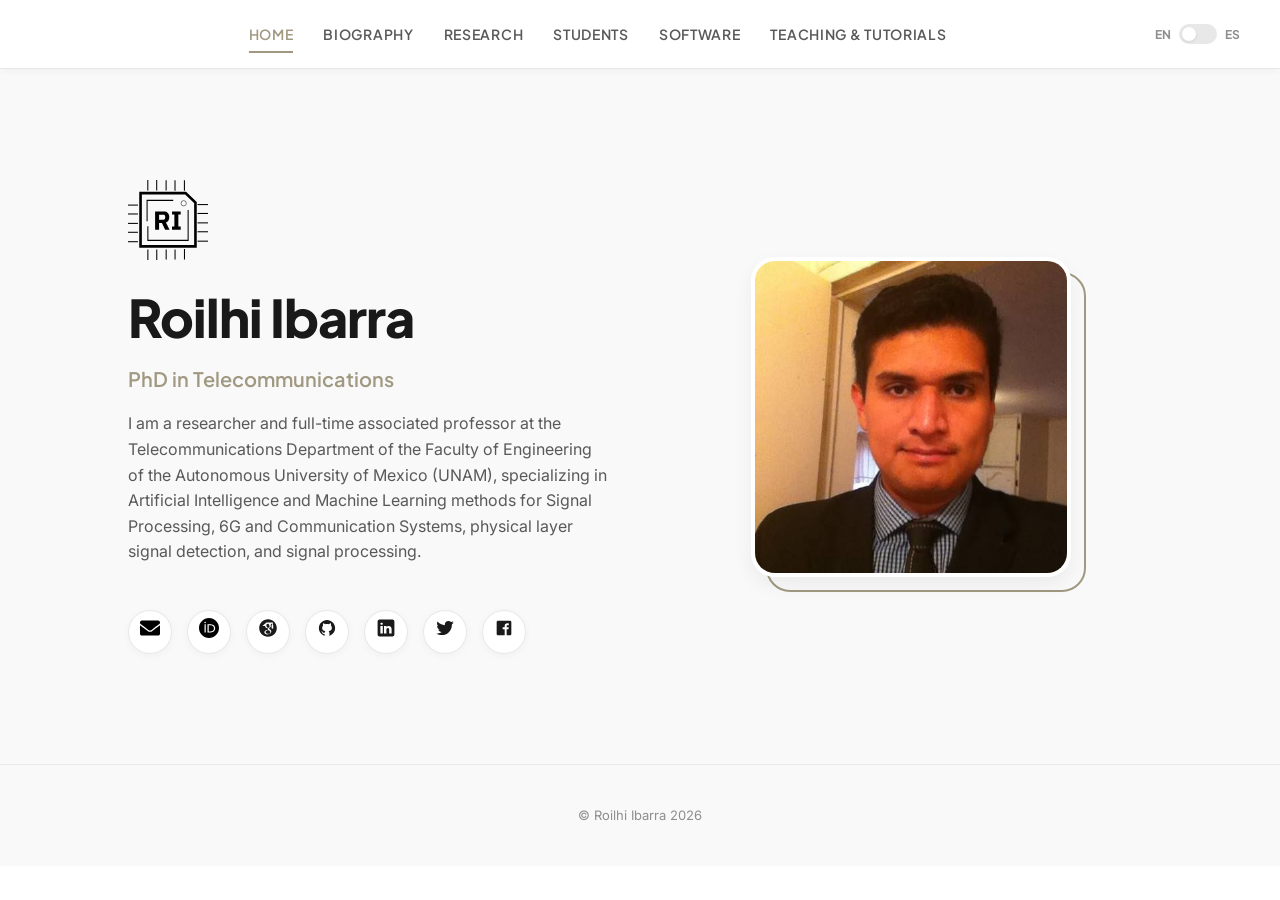
<file: index.html>
<!DOCTYPE html>
<html lang="en">
<head>
    <meta charset="UTF-8">
    <meta name="viewport" content="width=device-width, initial-scale=1.0">
    <title>Roilhi Ibarra | Personal Website</title>
    <link rel="stylesheet" href="./css/style.css">
    <link rel="icon" type="image/x-icon" href="/img/Logo_RFIH.ico">
</head>
<body>
    <div class="horizontal-menu-box">
        <nav class="horizontal-menu">
            <ul>
                <li class="active"><a href="index.html">HOME</a></li>
                <li><a href="biography.html">BIOGRAPHY</a></li>
                <li><a href="research.html">RESEARCH</a></li>
                <li><a href="students.html">STUDENTS</a></li>
                <li><a href="portfolio.html">SOFTWARE</a></li>
                <li><a href="teaching_tutorials.html">TEACHING & TUTORIALS</a></li>
            </ul>
        </nav>
        <div class="slider-container">
            EN 
            <label class="switch">
                <input type="checkbox">
                <span class="slider"></span>
            </label>
            ES
        </div>
    </div>

    <div class="background-container">
        <div class="hero-wrapper">
            <div class="hero-content">
                <img src="/img/Logo_RFIH.svg" alt="Logo_RFIH" class="hero-logo">
                <h1>Roilhi Ibarra</h1>
                <div class="subtitle">PhD in Telecommunications</div>
                <p class="description">
                    I am a researcher and full-time associated professor at the Telecommunications Department 
                    of the Faculty of Engineering of the Autonomous University of Mexico (UNAM),
                    specializing in Artificial Intelligence and Machine Learning methods for Signal Processing,
                    6G and Communication Systems, physical layer signal detection, and 
                    signal processing.
                </p>
                <div class="social-icons-list">
                    <div class="icon-container">
                        <a href="mailto:roilhi@gmail.com" title="Email">
                            <img src="icons/envelope.svg" alt="mail" class="icon">
                        </a>
                    </div>
                    <div class="icon-container">
                        <a href="https://orcid.org/0000-0002-2366-0234" target="_blank" title="ORCID">
                            <img src="icons/orcid.svg" alt="orcid" class="icon">
                        </a>
                    </div>
                    <div class="icon-container">
                        <a href="https://scholar.google.com/citations?user=oNncx8UAAAAJ&hl=es" target="_blank" title="Google Scholar">
                            <img src="icons/google-scholar.svg" alt="scholar" class="icon">
                        </a>
                    </div>
                    <div class="icon-container">
                        <a href="https://github.com/roilhi" target="_blank" title="GitHub">
                            <img src="icons/github.svg" alt="github" class="icon">
                        </a>
                    </div>
                    <div class="icon-container">
                        <a href="https://www.linkedin.com/in/roilhi-frajo-ibarra-hern%C3%A1ndez-5015b366/" target="_blank" title="LinkedIn">
                            <img src="icons/linkedin.svg" alt="linkedin" class="icon">
                        </a>
                    </div>
                    <div class="icon-container">
                        <a href="https://x.com/roilhi" target="_blank" title="X (Twitter)">
                            <img src="icons/twitter.svg" alt="twitter" class="icon">
                        </a>
                    </div>
                    <div class="icon-container">
                        <a href="https://www.facebook.com/DrRoilhiIbarra/" target="_blank" title="Facebook">
                            <img src="icons/facebook.svg" alt="facebook" class="icon">
                        </a>
                    </div>
                </div>
            </div>
            <div class="prof-pic-container">
                <div class="prof-pic-frame"></div>
                <img src="roilhi_profile.jpg" alt="Dr. Roilhi Ibarra" class="badge_image">
            </div>
        </div>
    </div>

    <footer>
        <p>&copy; Roilhi Ibarra 2026</p>
    </footer>
</body>
</html>
</file>
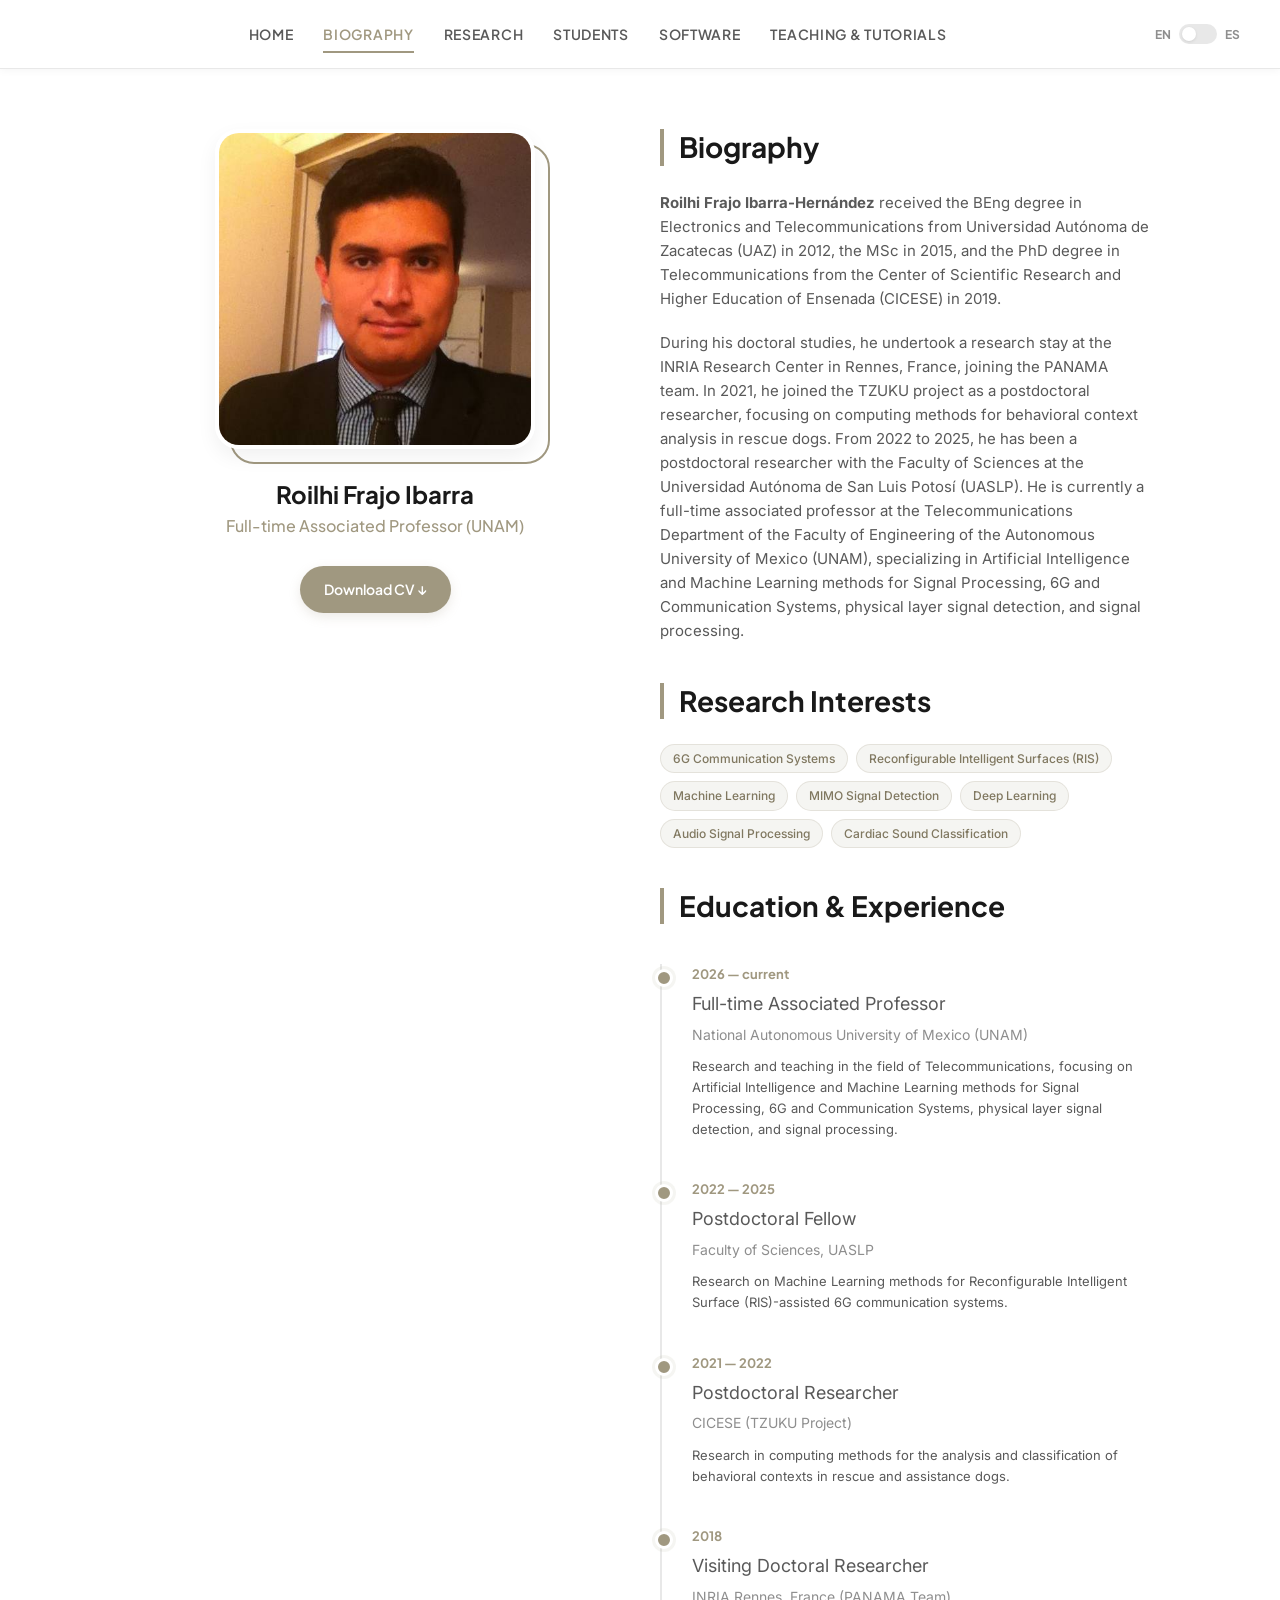
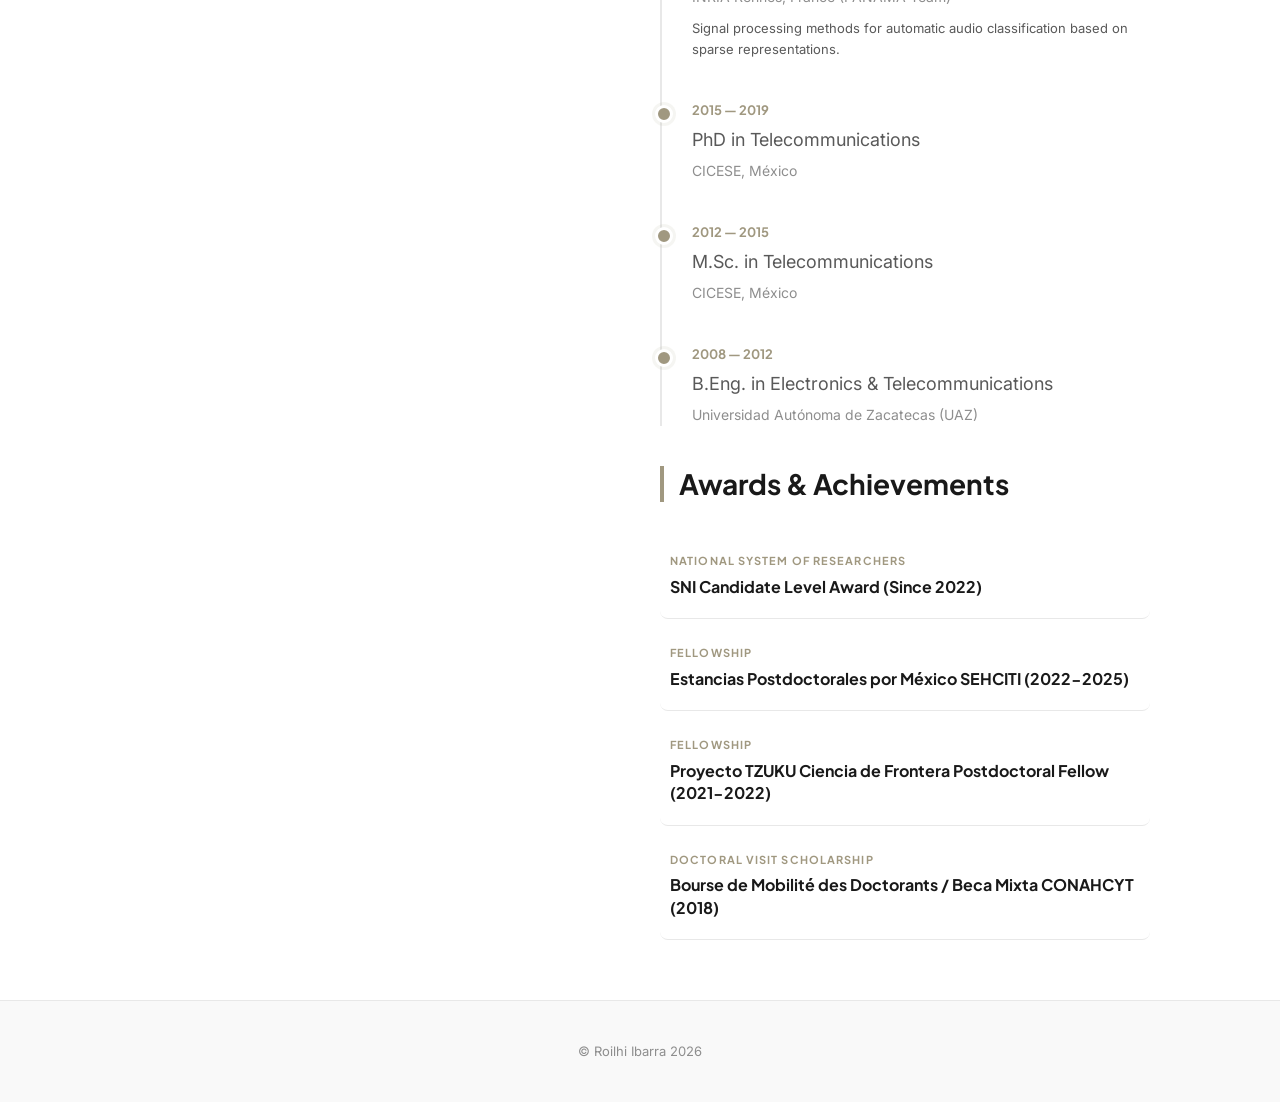
<file: biography.html>
<!DOCTYPE html>
<html lang="en">
<head>
    <meta charset="UTF-8">
    <meta name="viewport" content="width=device-width, initial-scale=1.0">
    <title>Roilhi Ibarra | Biography</title>
    <link rel="stylesheet" href="./css/style.css">
    <link rel="icon" type="image/x-icon" href="/img/Logo_RFIH.ico">
</head>
<body>
    <div class="horizontal-menu-box">
        <nav class="horizontal-menu">
            <ul>
                <li><a href="index.html">HOME</a></li>
                <li class="active"><a href="biography.html">BIOGRAPHY</a></li>
                <li><a href="research.html">RESEARCH</a></li>
                <li><a href="students.html">STUDENTS</a></li>
                <li><a href="portfolio.html">SOFTWARE</a></li>
                <li><a href="teaching_tutorials.html">TEACHING & TUTORIALS</a></li>
            </ul>
        </nav>
        <div class="slider-container">
            EN 
            <label class="switch">
                <input type="checkbox">
                <span class="slider"></span>
            </label>
            ES
        </div>
    </div>

    <div class="bio-container">
        <div class="grid-2">
            <!-- Left Column: Profile Card -->
            <div style="display: flex; flex-direction: column; align-items: center; gap: 30px;">
                <div class="prof-pic-container">
                    <div class="prof-pic-frame"></div>
                    <img src="roilhi_profile.jpg" alt="Dr. Roilhi Ibarra" class="badge_image">
                </div>
                <div style="text-align: center;">
                    <h2>Roilhi Frajo Ibarra</h2>
                    <h3 style="color: var(--accent); font-weight: 500; font-size: 16px; margin-top: 5px;">Full-time Associated Professor (UNAM) </h3>
                </div>
                <a href="Roilhi_ExtendedCV.pdf" download class="btn btn-primary">
                    Download CV &darr;
                </a>
            </div>
            
            <!-- Right Column: Biography Details -->
            <div>
                <h3 class="section-title">Biography</h3>
                <p style="margin-bottom: 20px; font-size: 15px; color: var(--text-secondary);">
                    <strong>Roilhi Frajo Ibarra-Hernández</strong> received the BEng degree in Electronics and Telecommunications from Universidad Autónoma de Zacatecas (UAZ) in 2012, the MSc in 2015, and the PhD degree in Telecommunications from the Center of Scientific Research and Higher Education of Ensenada (CICESE) in 2019.
                </p>
                <p style="margin-bottom: 20px; font-size: 15px; color: var(--text-secondary);">
                    During his doctoral studies, he undertook a research stay at the INRIA Research Center in Rennes, France, joining the PANAMA team. In 2021, he joined the TZUKU project as a postdoctoral researcher, focusing on computing methods for behavioral context analysis in rescue dogs. 
                    From 2022 to 2025, he has been a postdoctoral researcher with the Faculty of Sciences at the Universidad Autónoma de 
                    San Luis Potosí (UASLP). He is currently a full-time associated professor at the Telecommunications Department of the Faculty of Engineering of the Autonomous University of Mexico (UNAM), 
                    specializing in Artificial Intelligence and Machine Learning methods for Signal Processing, 
                    6G and Communication Systems, physical layer signal detection, and signal processing.
                </p>
                
                <h3 class="section-title" style="margin-top: 40px;">Research Interests</h3>
                <div class="tag-container">
                    <span class="tag tag-accent">6G Communication Systems</span>
                    <span class="tag tag-accent">Reconfigurable Intelligent Surfaces (RIS)</span>
                    <span class="tag tag-accent">Machine Learning</span>
                    <span class="tag tag-accent">MIMO Signal Detection</span>
                    <span class="tag tag-accent">Deep Learning</span>
                    <span class="tag tag-accent">Audio Signal Processing</span>
                    <span class="tag tag-accent">Cardiac Sound Classification</span>
                </div>

                <h3 class="section-title" style="margin-top: 40px;">Education & Experience</h3>
                <div class="timeline">
                      <div class="timeline-item">
                        <div class="timeline-date">2026 — current</div>
                        <div class="timeline-title">Full-time Associated Professor</div>
                        <div class="timeline-institution">National Autonomous University of Mexico (UNAM)</div>
                        <p style="font-size: 13px; margin-top: 5px;">Research and teaching in the field of 
                            Telecommunications, focusing on Artificial Intelligence and Machine Learning methods 
                            for Signal Processing, 6G and Communication Systems, physical layer signal detection, 
                            and signal processing.</p>
                    </div>
                    <div class="timeline-item">
                        <div class="timeline-date">2022 — 2025</div>
                        <div class="timeline-title">Postdoctoral Fellow</div>
                        <div class="timeline-institution">Faculty of Sciences, UASLP</div>
                        <p style="font-size: 13px; margin-top: 5px;">Research on Machine Learning methods for Reconfigurable Intelligent Surface (RIS)-assisted 6G communication systems.</p>
                    </div>
                    <div class="timeline-item">
                        <div class="timeline-date">2021 — 2022</div>
                        <div class="timeline-title">Postdoctoral Researcher</div>
                        <div class="timeline-institution">CICESE (TZUKU Project)</div>
                        <p style="font-size: 13px; margin-top: 5px;">Research in computing methods for the analysis and classification of behavioral contexts in rescue and assistance dogs.</p>
                    </div>
                    <div class="timeline-item">
                        <div class="timeline-date">2018</div>
                        <div class="timeline-title">Visiting Doctoral Researcher</div>
                        <div class="timeline-institution">INRIA Rennes, France (PANAMA Team)</div>
                        <p style="font-size: 13px; margin-top: 5px;">Signal processing methods for automatic audio classification based on sparse representations.</p>
                    </div>
                    <div class="timeline-item">
                        <div class="timeline-date">2015 — 2019</div>
                        <div class="timeline-title">PhD in Telecommunications</div>
                        <div class="timeline-institution">CICESE, México</div>
                    </div>
                    <div class="timeline-item">
                        <div class="timeline-date">2012 — 2015</div>
                        <div class="timeline-title">M.Sc. in Telecommunications</div>
                        <div class="timeline-institution">CICESE, México</div>
                    </div>
                    <div class="timeline-item">
                        <div class="timeline-date">2008 — 2012</div>
                        <div class="timeline-title">B.Eng. in Electronics & Telecommunications</div>
                        <div class="timeline-institution">Universidad Autónoma de Zacatecas (UAZ)</div>
                    </div>
                </div>

                <h3 class="section-title" style="margin-top: 40px;">Awards & Achievements</h3>
                <ul class="publication-list" style="padding-left: 0; margin-bottom: 0;">
                    <li class="publication-item" style="padding-left: 10px; padding-right: 10px;">
                        <span class="pub-category">National System of Researchers</span>
                        <h4 style="margin-bottom: 0;">SNI Candidate Level Award (Since 2022)</h4>
                    </li>
                    <li class="publication-item" style="padding-left: 10px; padding-right: 10px;">
                        <span class="pub-category">Fellowship</span>
                        <h4 style="margin-bottom: 0;">Estancias Postdoctorales por México SEHCITI (2022-2025)</h4>
                    </li>
                    <li class="publication-item" style="padding-left: 10px; padding-right: 10px;">
                        <span class="pub-category">Fellowship</span>
                        <h4 style="margin-bottom: 0;">Proyecto TZUKU Ciencia de Frontera Postdoctoral Fellow (2021-2022)</h4>
                    </li>
                    <li class="publication-item" style="padding-left: 10px; padding-right: 10px;">
                        <span class="pub-category">Doctoral Visit Scholarship</span>
                        <h4 style="margin-bottom: 0;">Bourse de Mobilité des Doctorants / Beca Mixta CONAHCYT (2018)</h4>
                    </li>
                </ul>
            </div>
        </div>
    </div>

    <footer>
        <p>&copy; Roilhi Ibarra 2026</p>
    </footer>
</body>
</html>
</file>
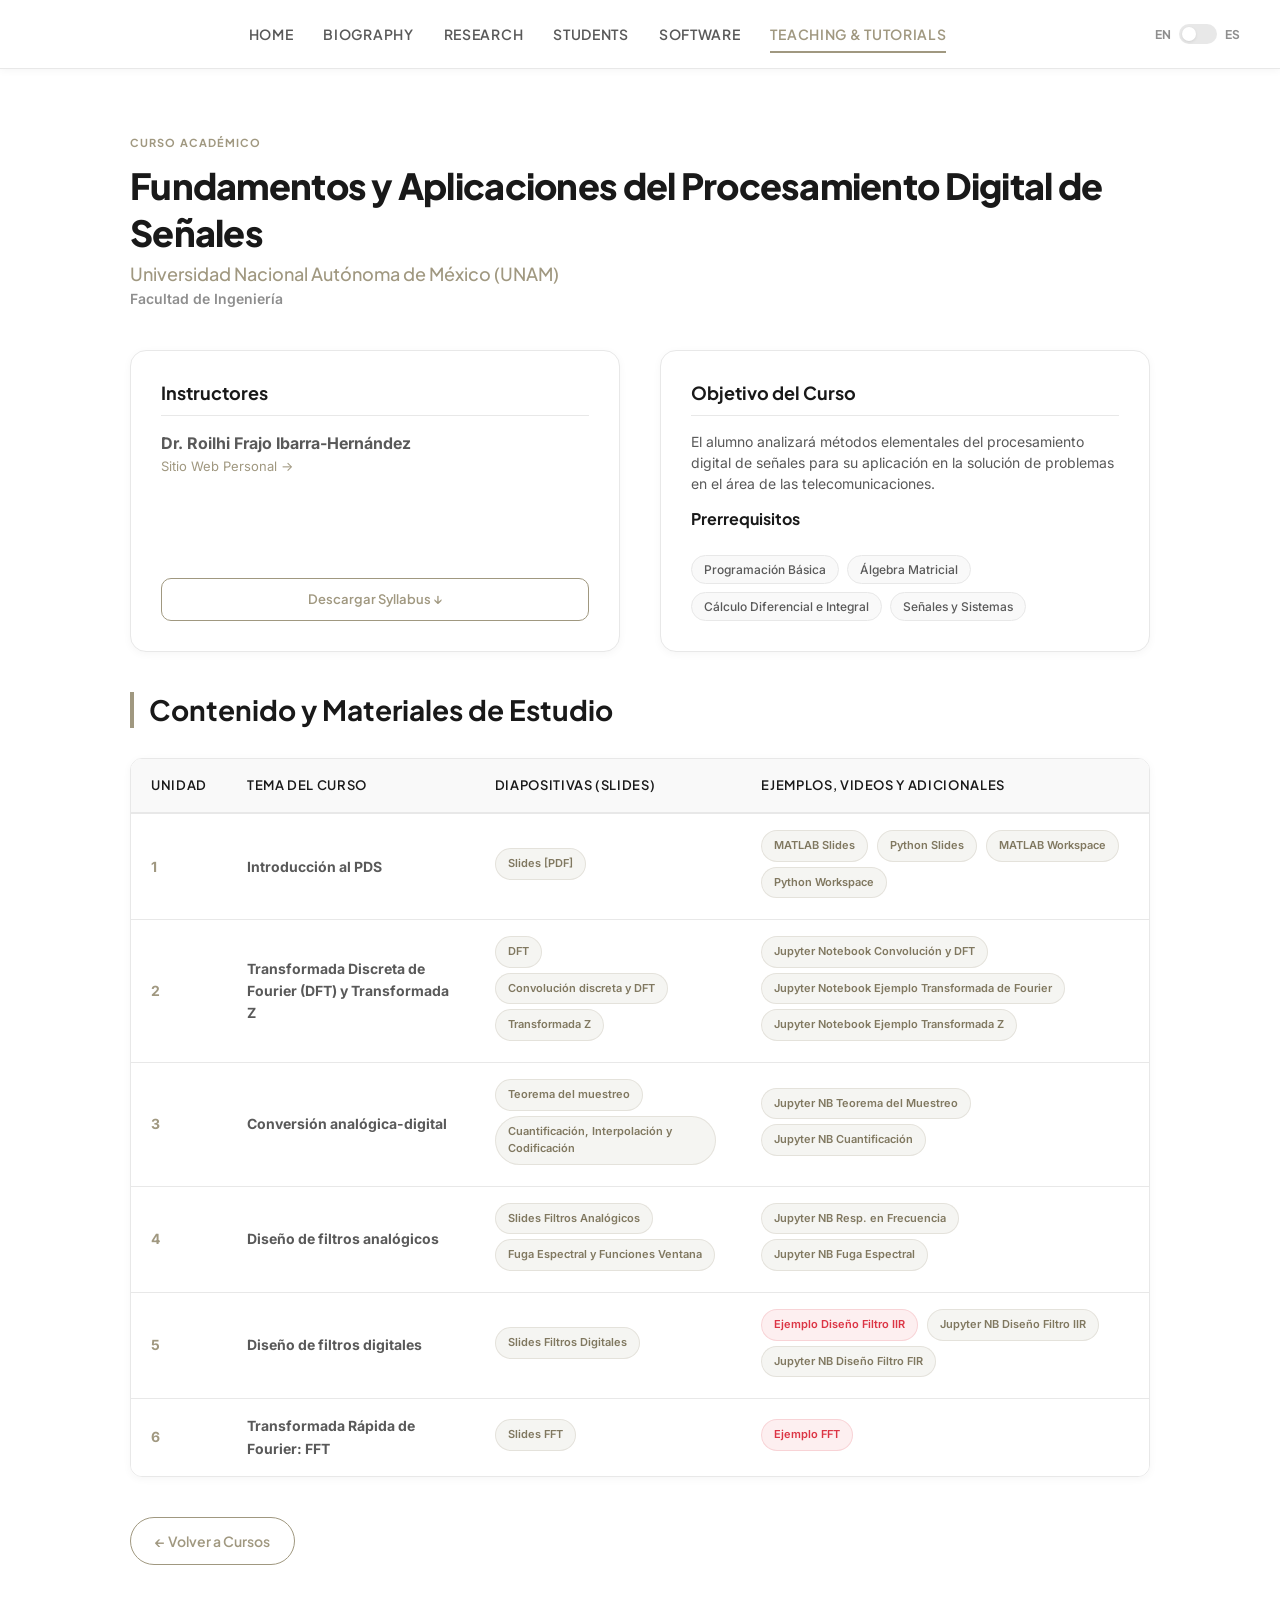
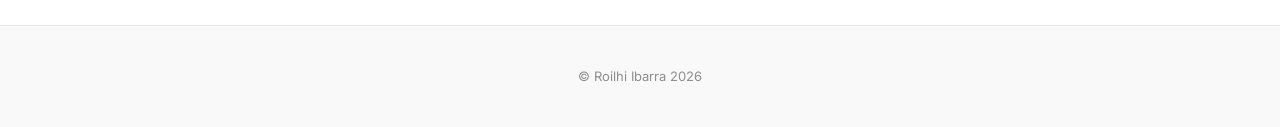
<file: dsp.html>
<!DOCTYPE html>
<html lang="en">
<head>
    <meta charset="UTF-8">
    <meta name="viewport" content="width=device-width, initial-scale=1.0">
    <title>Roilhi Ibarra | Fundamentals and Applications of DSP </title>
    <link rel="stylesheet" href="./css/style.css">
    <link rel="icon" type="image/x-icon" href="/img/Logo_RFIH.ico">
</head>
<body>
    <div class="horizontal-menu-box">
        <nav class="horizontal-menu">
            <ul>
                <li><a href="index.html">HOME</a></li>
                <li><a href="biography.html">BIOGRAPHY</a></li>
                <li><a href="research.html">RESEARCH</a></li>
                <li><a href="students.html">STUDENTS</a></li>
                <li><a href="portfolio.html">SOFTWARE</a></li>
                <li class="active"><a href="teaching_tutorials.html">TEACHING & TUTORIALS</a></li>
            </ul>
        </nav>
        <div class="slider-container">
            EN 
            <label class="switch">
                <input type="checkbox">
                <span class="slider"></span>
            </label>
            ES
        </div>
    </div>

    <div class="content-container">
        <!-- Course Header -->
        <div style="margin-bottom: 40px;">
            <span class="pub-category">Curso Académico</span>
            <h2 style="font-size: 36px; font-weight: 800; letter-spacing: -0.02em; margin-top: 5px;">Fundamentos y Aplicaciones del Procesamiento Digital de Señales</h2>
            <h4 style="color: var(--accent); font-weight: 500; font-size: 18px; margin-top: 5px;"> Universidad Nacional Autónoma de México (UNAM) </h4>
            <div style="color: var(--text-muted); font-size: 14px; font-weight: 600; margin-top: 3px;"> Facultad de Ingeniería </div>
        </div>

        <div class="grid-2" style="margin-bottom: 40px; align-items: stretch;">
            <!-- Instructors & Info -->
            <div class="card">
                <h3 style="font-size: 18px; border-bottom: 1px solid var(--border-color); padding-bottom: 10px; margin-bottom: 15px;">Instructores</h3>
                <ul style="list-style-type: none; display: flex; flex-direction: column; gap: 10px;">
                    <li>
                        <strong> Dr. Roilhi Frajo Ibarra-Hernández</strong>
                        <div style="font-size: 13px; color: var(--text-muted);"><a href="https://roilhi.github.io">Sitio Web Personal &rarr;</a></div>
                    </li>
                </ul>
                <div style="margin-top: auto; padding-top: 20px;">
                    <a href="https://docs.google.com/spreadsheets/d/1_cs5n3MJeBjt3a3ywWqC1i-jceU-gwoR/edit?usp=sharing&ouid=107917162505491575051&rtpof=true&sd=true" target="_blank" class="btn btn-secondary" style="width: 100%; font-size: 13px; border-radius: 10px; padding: 10px;">
                        Descargar Syllabus &darr;
                    </a>
                </div>
            </div>

            <!-- Objectives & Prerequisites -->
            <div class="card">
                <h3 style="font-size: 18px; border-bottom: 1px solid var(--border-color); padding-bottom: 10px; margin-bottom: 15px;">Objetivo del Curso</h3>
                <p style="font-size: 14px; line-height: 1.5; margin-bottom: 15px;">
                    El alumno analizará métodos elementales del procesamiento digital de señales para su aplicación en la solución de problemas en el área de las telecomunicaciones.
                </p>
                <h3 style="font-size: 16px; margin-bottom: 10px;">Prerrequisitos</h3>
                <div class="tag-container" style="margin-bottom: 0;">
                    <span class="tag">Programación Básica</span>
                    <span class="tag">Álgebra Matricial</span>
                    <span class="tag">Cálculo Diferencial e Integral</span>
                    <span class="tag">Señales y Sistemas </span>
                </div>
            </div>
        </div>

        <h3 class="section-title">Contenido y Materiales de Estudio</h3>
        
        <div class="table-responsive">
            <table class="study-materials">
                <thead>
                    <tr>
                        <th style="width: 80px;">Unidad</th>
                        <th>Tema del Curso</th>
                        <th>Diapositivas (Slides)</th>
                        <th>Ejemplos, Videos y Adicionales</th>
                    </tr>
                </thead>
                <tbody>
                    <tr>
                        <td style="font-weight: 700; color: var(--accent);">1</td>
                        <td><strong>Introducción al PDS </strong></td>
                        <td>
                            <a href="https://drive.google.com/file/d/1zbouPGB_xJ8qK4Phsylf8v9l2QjYPcse/view?usp=drive_link" target="_blank" class="pill-link">Slides [PDF]</a>
                        </td>
                        <td>
                            <a href="https://drive.google.com/file/d/1oPokaVYqvm5b1Y6SzPWs5PudvtNtxpf2/view?usp=drive_link" target="_blank" class="pill-link">MATLAB Slides</a>
                            <a href="https://drive.google.com/file/d/1GMAoxf8OCRbof5qRhD2lZzy4woEkNNp7/view?usp=drive_link" target="_blank" class="pill-link">Python Slides</a>
                            <a href="https://drive.google.com/drive/folders/1uKaD18E3aZqyQ4vdjO8d2kF6JUDrjD1O?usp=drive_link" target="_blank" class="pill-link">MATLAB Workspace</a>
                            <a href="https://drive.google.com/drive/folders/1LI5CxjHcgmQEQckwOokWnSWeX-F3F__3?usp=drive_link" target="_blank" class="pill-link">Python Workspace</a>
                        </td>
                    </tr>
                    <tr>
                        <td style="font-weight: 700; color: var(--accent);">2</td>
                        <td><strong>Transformada Discreta de Fourier (DFT) y Transformada Z </strong></td>
                        <td>
                            <a href="https://docs.google.com/presentation/d/1gojBJBl3v1Hf2m3KQyeybdBgmJGJwQG2duS4uadRPmM/edit?usp=sharing" target="_blank" class="pill-link">DFT</a>
                            <a href="https://docs.google.com/presentation/d/1dDZtqldTJGUEg2ssiSPx2ERiPlJQwRboakbNPXBSWU8/edit?usp=sharing" target="_blank" class="pill-link">Convolución discreta y DFT </a>
                            <a href="https://docs.google.com/presentation/d/132ciEHJ_T5tJijWNvf_HLDWvgT52y6ADaTqQu4Rqxs0/edit?usp=sharing" target="_blank" class="pill-link">Transformada Z</a>
                        </td>
                        <td>
                            <a href="https://drive.google.com/file/d/1PaPNPanyTw0jPCazRmYm5325unUDXXaB/view?usp=sharing" target="_blank" class="pill-link"> Jupyter Notebook Convolución y DFT</a>
                            <a href="https://drive.google.com/file/d/1ltiN1uprER4LTRXWnk-VhjWQq6HtIXNe/view?usp=sharing" target="_blank" class="pill-link"> Jupyter Notebook Ejemplo Transformada de Fourier</a>
                            <a href="https://drive.google.com/file/d/1ugYJSDhU5oJcmYg_9_d76aks6LnnxucJ/view?usp=sharing" target="_blank" class="pill-link"> Jupyter Notebook Ejemplo Transformada Z</a>
                            </a>
                        </td>
                    </tr>
                    <tr>
                        <td style="font-weight: 700; color: var(--accent);">3</td>
                        <td><strong> Conversión analógica-digital </strong></td>
                        <td>
                            <a href="https://docs.google.com/presentation/d/1CXnnMMOTjnrLBOyWClyaIcJSczi8oZxVMshSM_m6ewE/edit?usp=sharing" target="_blank" class="pill-link"> Teorema del muestreo </a>
                            <a href="https://docs.google.com/presentation/d/1uN9ESZQtGmoa-GASVevMy6Hl0Pm3nbM0WaFCCTXerLQ/edit?usp=sharing" target="_blank" class="pill-link">Cuantificación, Interpolación y Codificación </a>
                        </td>
                        <td>
                            <a href="https://drive.google.com/file/d/16UaA-TP1OVK6JcLaPfFZy_bFDSxl7NJe/view?usp=sharing" target="_blank" class="pill-link">Jupyter NB Teorema del Muestreo</a>
                            <a href="https://drive.google.com/file/d/1TjBkndZQjpF_j8ZU72DAREewg3NhrZrQ/view?usp=sharing" target="_blank" class="pill-link"> Jupyter NB Cuantificación </a>
                        </td>
                    </tr>
                    <tr>
                        <td style="font-weight: 700; color: var(--accent);">4</td>
                        <td><strong> Diseño de filtros analógicos </strong></td>
                        <td>
                            <a href="https://docs.google.com/presentation/d/12oGIcc0y02cjhsD5mX6lzWB2kmJ2J4wia5ynP-1xFPY/edit?usp=sharing" target="_blank" class="pill-link">Slides Filtros Analógicos</a>
                            <a href="https://docs.google.com/document/d/12SoH0hJIdQzoyojhpGCNk1sCMOTll3JNks08atHQQ9g/edit?usp=sharing" target="_blank" class="pill-link"> Fuga Espectral y Funciones Ventana </a>
                        </td>
                        <td>
                            <a href="https://drive.google.com/file/d/1FTIEzVQ93EERGgS0AWUnRwjKrlgOClzw/view?usp=sharing" target="_blank" class="pill-link">Jupyter NB Resp. en Frecuencia</a>
                            <a href="https://drive.google.com/file/d/1kPNNbqSac34ammDfH5mttlCnE5FIUBzZ/view?usp=sharing" target="_blank" class="pill-link">Jupyter NB Fuga Espectral </a>
                        </td>
                    </tr>
                    <tr>
                        <td style="font-weight: 700; color: var(--accent);">5</td>
                        <td><strong>Diseño de filtros digitales</strong></td>
                        <td>
                            <a href="https://docs.google.com/presentation/d/1NzTUsxcNrDMYVxUOTlRrrh6fJ9fjcc7UH0FH-UFyYJk/edit?usp=sharing" target="_blank" class="pill-link">Slides Filtros Digitales</a>
                        </td>
                        <td>
                            <a href="https://drive.google.com/file/d/1m6RIMMM-s_BD-7M7C1nkv30IcA7tga6Q/view?usp=sharing" target="_blank" class="pill-link pill-link-video">Ejemplo Diseño Filtro IIR </a>
                            <a href="https://drive.google.com/file/d/19-zAX3ensHBm3xodkgaQjOQNjbFAC2qE/view?usp=sharing" target="_blank" class="pill-link">Jupyter NB Diseño Filtro IIR </a>
                            <a href="https://drive.google.com/file/d/17MQaS6VlNEZWvz-OTjIyFP4On69wEUrh/view?usp=drive_link" target="_blank" class="pill-link">Jupyter NB Diseño Filtro FIR </a>
                        </td>
                    </tr>
                    <tr>
                        <td style="font-weight: 700; color: var(--accent);">6</td>
                        <td><strong>Transformada Rápida de Fourier: FFT </strong></td>
                        <td>
                            <a href="https://docs.google.com/presentation/d/1SG31VyRRN_jGCoveTzpoaMsL3DhZ25JRz2g8xU0xLHQ/edit?usp=sharing" target="_blank" class="pill-link">Slides FFT</a>
                        </td>
                        <td>
                            <a href="https://drive.google.com/file/d/1MKn3Q3s6ROfKy2jHr5VBxCpjzUf5yDjc/view?usp=drive_link" target="_blank" class="pill-link pill-link-video">Ejemplo FFT</a>

                        </td>
                    </tr>
                </tbody>
            </table>
        </div>

        <div style="margin-top: 40px; margin-bottom: 40px;">
            <a href="teaching_tutorials.html" class="btn btn-secondary">
                &larr; Volver a Cursos
            </a>
        </div>
    </div>

    <footer>
        <p>&copy; Roilhi Ibarra 2026</p>
    </footer>
</body>
</html>
</file>
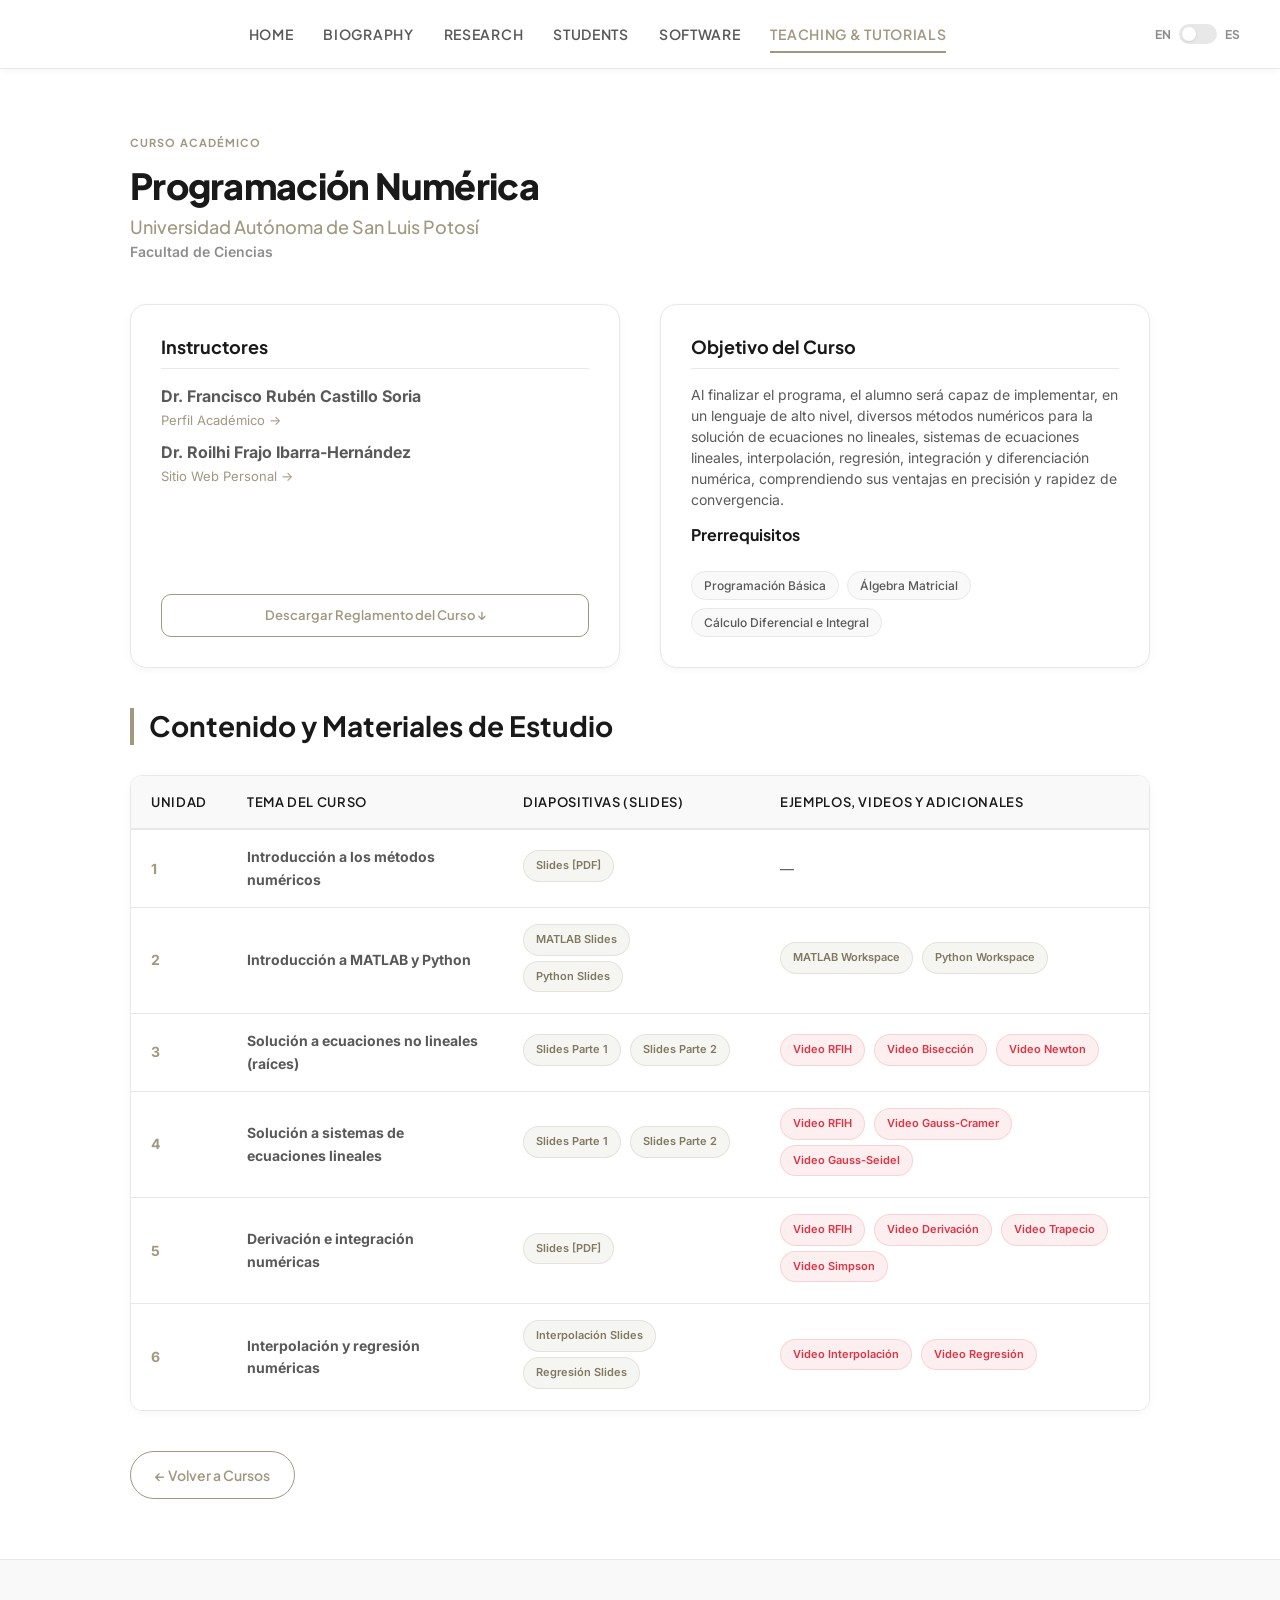
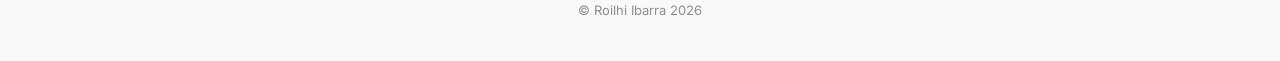
<file: num_methods.html>
<!DOCTYPE html>
<html lang="en">
<head>
    <meta charset="UTF-8">
    <meta name="viewport" content="width=device-width, initial-scale=1.0">
    <title>Roilhi Ibarra | Numerical Methods Course</title>
    <link rel="stylesheet" href="./css/style.css">
    <link rel="icon" type="image/x-icon" href="/img/Logo_RFIH.ico">
</head>
<body>
    <div class="horizontal-menu-box">
        <nav class="horizontal-menu">
            <ul>
                <li><a href="index.html">HOME</a></li>
                <li><a href="biography.html">BIOGRAPHY</a></li>
                <li><a href="research.html">RESEARCH</a></li>
                <li><a href="students.html">STUDENTS</a></li>
                <li><a href="portfolio.html">SOFTWARE</a></li>
                <li class="active"><a href="teaching_tutorials.html">TEACHING & TUTORIALS</a></li>
            </ul>
        </nav>
        <div class="slider-container">
            EN 
            <label class="switch">
                <input type="checkbox">
                <span class="slider"></span>
            </label>
            ES
        </div>
    </div>

    <div class="content-container">
        <!-- Course Header -->
        <div style="margin-bottom: 40px;">
            <span class="pub-category">Curso Académico</span>
            <h2 style="font-size: 36px; font-weight: 800; letter-spacing: -0.02em; margin-top: 5px;">Programación Numérica</h2>
            <h4 style="color: var(--accent); font-weight: 500; font-size: 18px; margin-top: 5px;">Universidad Autónoma de San Luis Potosí</h4>
            <div style="color: var(--text-muted); font-size: 14px; font-weight: 600; margin-top: 3px;">Facultad de Ciencias</div>
        </div>

        <div class="grid-2" style="margin-bottom: 40px; align-items: stretch;">
            <!-- Instructors & Info -->
            <div class="card">
                <h3 style="font-size: 18px; border-bottom: 1px solid var(--border-color); padding-bottom: 10px; margin-bottom: 15px;">Instructores</h3>
                <ul style="list-style-type: none; display: flex; flex-direction: column; gap: 10px;">
                    <li>
                        <strong>Dr. Francisco Rubén Castillo Soria</strong>
                        <div style="font-size: 13px; color: var(--text-muted);"><a href="http://pie.fc.uaslp.mx/profesores/fsoria.php" target="_blank">Perfil Académico &rarr;</a></div>
                    </li>
                    <li>
                        <strong>Dr. Roilhi Frajo Ibarra-Hernández</strong>
                        <div style="font-size: 13px; color: var(--text-muted);"><a href="https://roilhi.github.io">Sitio Web Personal &rarr;</a></div>
                    </li>
                </ul>
                <div style="margin-top: auto; padding-top: 20px;">
                    <a href="https://drive.google.com/file/d/1qEapd7vXj5NdhjTUEgRYUnUVDquh93SG/view?usp=sharing" target="_blank" class="btn btn-secondary" style="width: 100%; font-size: 13px; border-radius: 10px; padding: 10px;">
                        Descargar Reglamento del Curso &darr;
                    </a>
                </div>
            </div>

            <!-- Objectives & Prerequisites -->
            <div class="card">
                <h3 style="font-size: 18px; border-bottom: 1px solid var(--border-color); padding-bottom: 10px; margin-bottom: 15px;">Objetivo del Curso</h3>
                <p style="font-size: 14px; line-height: 1.5; margin-bottom: 15px;">
                    Al finalizar el programa, el alumno será capaz de implementar, en un lenguaje de alto nivel, diversos métodos numéricos para la solución de ecuaciones no lineales, sistemas de ecuaciones lineales, interpolación, regresión, integración y diferenciación numérica, comprendiendo sus ventajas en precisión y rapidez de convergencia.
                </p>
                <h3 style="font-size: 16px; margin-bottom: 10px;">Prerrequisitos</h3>
                <div class="tag-container" style="margin-bottom: 0;">
                    <span class="tag">Programación Básica</span>
                    <span class="tag">Álgebra Matricial</span>
                    <span class="tag">Cálculo Diferencial e Integral</span>
                </div>
            </div>
        </div>

        <h3 class="section-title">Contenido y Materiales de Estudio</h3>
        
        <div class="table-responsive">
            <table class="study-materials">
                <thead>
                    <tr>
                        <th style="width: 80px;">Unidad</th>
                        <th>Tema del Curso</th>
                        <th>Diapositivas (Slides)</th>
                        <th>Ejemplos, Videos y Adicionales</th>
                    </tr>
                </thead>
                <tbody>
                    <tr>
                        <td style="font-weight: 700; color: var(--accent);">1</td>
                        <td><strong>Introducción a los métodos numéricos</strong></td>
                        <td>
                            <a href="https://drive.google.com/file/d/17c0hYU1NctzjRnMnD9pdFx81hmEKbcV2/view?usp=sharing" target="_blank" class="pill-link">Slides [PDF]</a>
                        </td>
                        <td>&mdash;</td>
                    </tr>
                    <tr>
                        <td style="font-weight: 700; color: var(--accent);">2</td>
                        <td><strong>Introducción a MATLAB y Python</strong></td>
                        <td>
                            <a href="https://drive.google.com/file/d/1oPokaVYqvm5b1Y6SzPWs5PudvtNtxpf2/view?usp=drive_link" target="_blank" class="pill-link">MATLAB Slides</a>
                            <a href="https://drive.google.com/file/d/1GMAoxf8OCRbof5qRhD2lZzy4woEkNNp7/view?usp=drive_link" target="_blank" class="pill-link">Python Slides</a>
                        </td>
                        <td>
                            <a href="https://drive.google.com/drive/folders/1uKaD18E3aZqyQ4vdjO8d2kF6JUDrjD1O?usp=drive_link" target="_blank" class="pill-link">MATLAB Workspace</a>
                            <a href="https://drive.google.com/drive/folders/1LI5CxjHcgmQEQckwOokWnSWeX-F3F__3?usp=drive_link" target="_blank" class="pill-link">Python Workspace</a>
                        </td>
                    </tr>
                    <tr>
                        <td style="font-weight: 700; color: var(--accent);">3</td>
                        <td><strong>Solución a ecuaciones no lineales (raíces)</strong></td>
                        <td>
                            <a href="https://drive.google.com/file/d/1-RMEAz70z-EgcZc2Dg9gd3GgaTVnFZ-J/view?usp=drive_link" target="_blank" class="pill-link">Slides Parte 1</a>
                            <a href="https://drive.google.com/file/d/1Uw7v2IOz0xR9o7JATsHSB_PUWQioQuSW/view?usp=drive_link" target="_blank" class="pill-link">Slides Parte 2</a>
                        </td>
                        <td>
                            <a href="https://www.youtube.com/live/X2Osytcx8qA?si=Rbk9XoEmhulVch2K" target="_blank" class="pill-link pill-link-video">Video RFIH</a>
                            <a href="https://youtu.be/jPPi-XBvxK8?si=fCXGGs7hPVnmsTUM" target="_blank" class="pill-link pill-link-video">Video Bisección</a>
                            <a href="https://youtu.be/pBuhN4ju6bs?si=VXcQGQNZuvW0xf6x" target="_blank" class="pill-link pill-link-video">Video Newton</a>
                        </td>
                    </tr>
                    <tr>
                        <td style="font-weight: 700; color: var(--accent);">4</td>
                        <td><strong>Solución a sistemas de ecuaciones lineales</strong></td>
                        <td>
                            <a href="https://drive.google.com/file/d/1hB9VD0Mdn3CqR0rq8XF9f8L84YajTQ0w/view?usp=drive_link" target="_blank" class="pill-link">Slides Parte 1</a>
                            <a href="https://drive.google.com/file/d/1lsfj3Hgo-KmGUrOlL4c-U9EqaoIL9zmB/view?usp=drive_link" target="_blank" class="pill-link">Slides Parte 2</a>
                        </td>
                        <td>
                            <a href="https://www.youtube.com/live/UV6WYhthq7k?si=6f2W3h4fDR6ngD9l" target="_blank" class="pill-link pill-link-video">Video RFIH</a>
                            <a href="https://youtu.be/APoAx4Ep9_w?si=lDNO7LyXQPGnSCJs" target="_blank" class="pill-link pill-link-video">Video Gauss-Cramer</a>
                            <a href="https://youtu.be/-wOE7Jh7XOo?si=698S_wrjjM6zb9iW" target="_blank" class="pill-link pill-link-video">Video Gauss-Seidel</a>
                        </td>
                    </tr>
                    <tr>
                        <td style="font-weight: 700; color: var(--accent);">5</td>
                        <td><strong>Derivación e integración numéricas</strong></td>
                        <td>
                            <a href="https://drive.google.com/file/d/1qhrOVh3eCD6nT4ccmGABZCGlnyqC4iPS/view?usp=drive_link" target="_blank" class="pill-link">Slides [PDF]</a>
                        </td>
                        <td>
                            <a href="https://www.youtube.com/live/oDrpEQtf7Hc?si=hzCvR6RIxA5y_4jT" target="_blank" class="pill-link pill-link-video">Video RFIH</a>
                            <a href="https://youtu.be/uIov9jVbYZo?si=6Tq4oVATsa8DcGKZ" target="_blank" class="pill-link pill-link-video">Video Derivación</a>
                            <a href="https://youtu.be/IfeMYGecfdU?si=j5w4KmskY7rWvCJy" target="_blank" class="pill-link pill-link-video">Video Trapecio</a>
                            <a href="https://youtu.be/5xhHTIX6ntM?si=KyppLZ2tlp717M_w" target="_blank" class="pill-link pill-link-video">Video Simpson</a>
                        </td>
                    </tr>
                    <tr>
                        <td style="font-weight: 700; color: var(--accent);">6</td>
                        <td><strong>Interpolación y regresión numéricas</strong></td>
                        <td>
                            <a href="https://drive.google.com/file/d/1hhXdKedI4ppLxXXJPtWZdIczBbt6ApGS/view?usp=drive_link" target="_blank" class="pill-link">Interpolación Slides</a>
                            <a href="https://drive.google.com/file/d/1qNF6uGxPR_nx-kiX_E1IAf64eTy5dLhx/view?usp=drive_link" target="_blank" class="pill-link">Regresión Slides</a>
                        </td>
                        <td>
                            <a href="https://youtu.be/VQj9MEcG_vs?si=cm4Pin3rvLfjBsRN" target="_blank" class="pill-link pill-link-video">Video Interpolación</a>
                            <a href="https://youtu.be/XSpYGe4u9aY?si=vTmlYF2qvygbCWBU" target="_blank" class="pill-link pill-link-video">Video Regresión</a>
                        </td>
                    </tr>
                </tbody>
            </table>
        </div>

        <div style="margin-top: 40px; margin-bottom: 40px;">
            <a href="teaching_tutorials.html" class="btn btn-secondary">
                &larr; Volver a Cursos
            </a>
        </div>
    </div>

    <footer>
        <p>&copy; Roilhi Ibarra 2026</p>
    </footer>
</body>
</html>
</file>
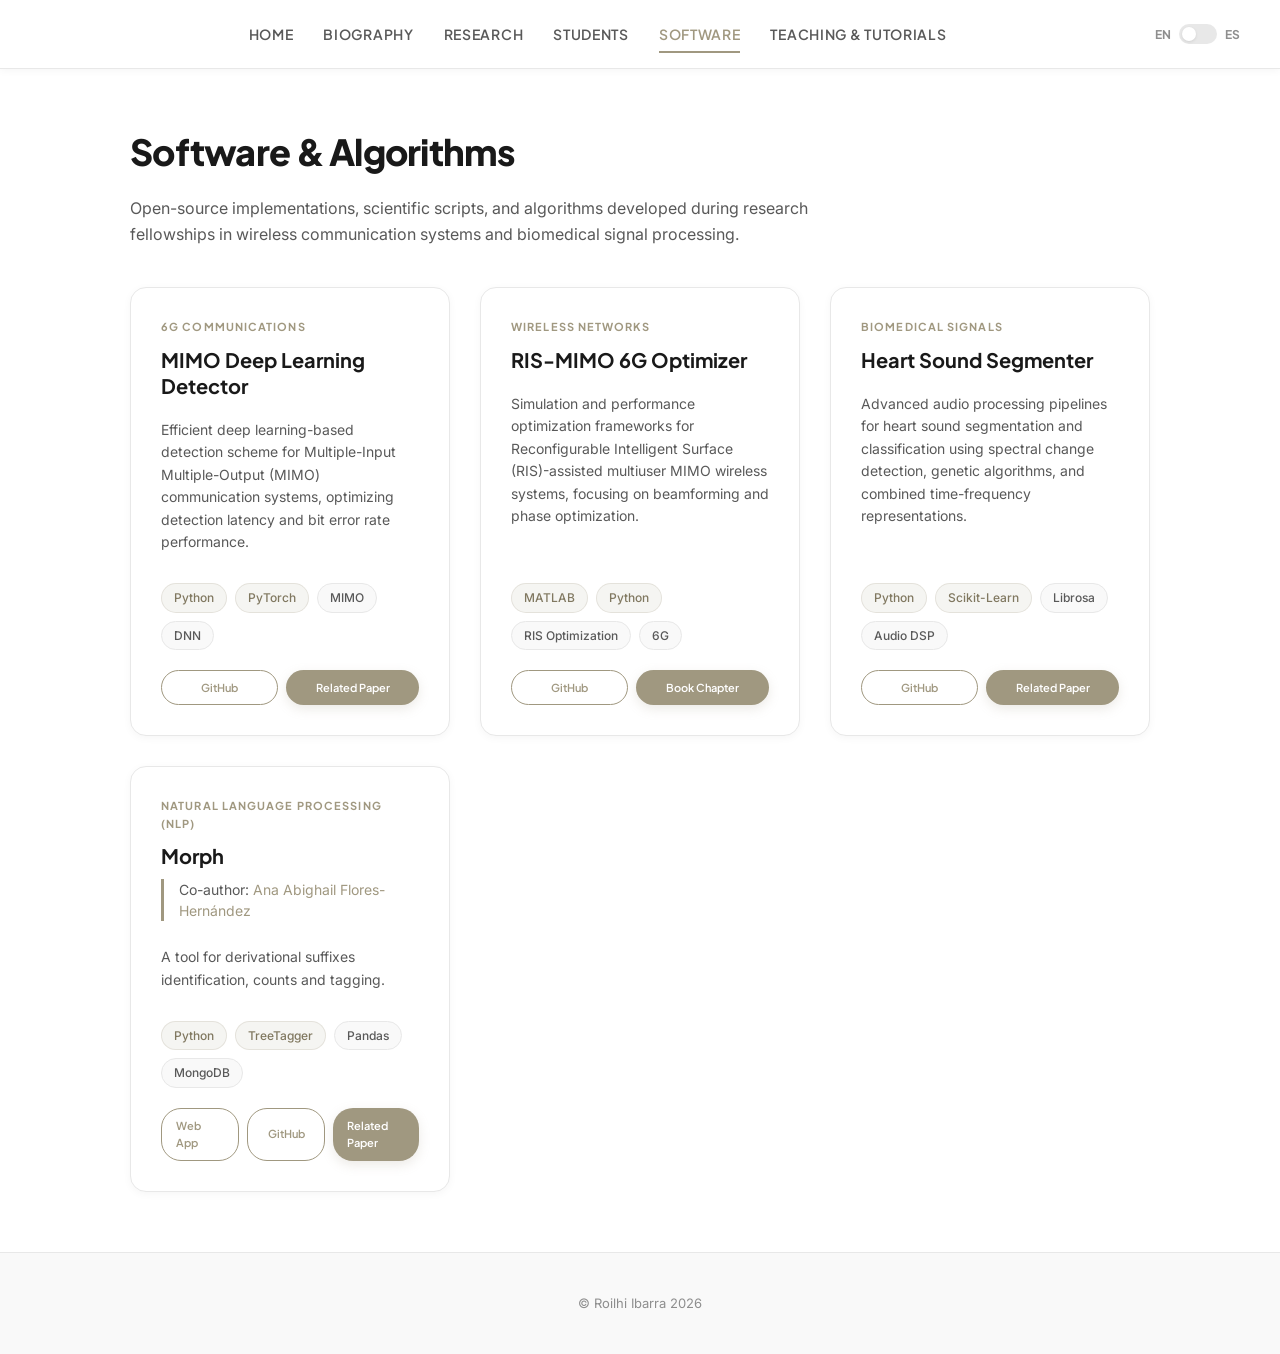
<file: portfolio.html>
<!DOCTYPE html>
<html lang="en">
<head>
    <meta charset="UTF-8">
    <meta name="viewport" content="width=device-width, initial-scale=1.0">
    <title>Roilhi Ibarra | Software</title>
    <link rel="stylesheet" href="./css/style.css">
    <link rel="icon" type="image/x-icon" href="/img/Logo_RFIH.ico">
</head>
<body>
    <div class="horizontal-menu-box">
        <nav class="horizontal-menu">
            <ul>
                <li><a href="index.html">HOME</a></li>
                <li><a href="biography.html">BIOGRAPHY</a></li>
                <li><a href="research.html">RESEARCH</a></li>
                <li><a href="students.html">STUDENTS</a></li>
                <li class="active"><a href="portfolio.html">SOFTWARE</a></li>
                <li><a href="teaching_tutorials.html">TEACHING & TUTORIALS</a></li>
            </ul>
        </nav>
        <div class="slider-container">
            EN 
            <label class="switch">
                <input type="checkbox">
                <span class="slider"></span>
            </label>
            ES
        </div>
    </div>

    <div class="content-container">
        <h2 style="font-size: 36px; margin-bottom: 20px; font-weight: 800; letter-spacing: -0.02em;">Software & Algorithms</h2>
        <p style="font-size: 16px; color: var(--text-secondary); margin-bottom: 40px; max-width: 700px;">
            Open-source implementations, scientific scripts, and algorithms developed during research fellowships in wireless communication systems and biomedical signal processing.
        </p>
        
        <div class="grid-3" style="margin-bottom: 40px;">
            <!-- Project 1 -->
            <div class="card">
                <span class="pub-category">6G Communications</span>
                <h3 style="margin-top: 5px;">MIMO Deep Learning Detector</h3>
                <p style="margin-top: 10px; flex-grow: 1; font-size: 14px;">
                    Efficient deep learning-based detection scheme for Multiple-Input Multiple-Output (MIMO) communication systems, optimizing detection latency and bit error rate performance.
                </p>
                <div class="tag-container" style="margin-top: 15px; margin-bottom: 20px;">
                    <span class="tag tag-accent">Python</span>
                    <span class="tag tag-accent">PyTorch</span>
                    <span class="tag">MIMO</span>
                    <span class="tag">DNN</span>
                </div>
                <div style="display: flex; gap: 8px;">
                    <a href="https://github.com/roilhi" target="_blank" class="btn btn-secondary" style="padding: 8px 14px; font-size: 11px; border-radius: 20px; flex: 1;">
                        GitHub
                    </a>
                    <a href="https://doi.org/10.3390/s25030669" target="_blank" class="btn btn-primary" style="padding: 8px 14px; font-size: 11px; border-radius: 20px; flex: 1.2;">
                        Related Paper
                    </a>
                </div>
            </div>

            <!-- Project 2 -->
            <div class="card">
                <span class="pub-category">Wireless Networks</span>
                <h3 style="margin-top: 5px;">RIS-MIMO 6G Optimizer</h3>
                <p style="margin-top: 10px; flex-grow: 1; font-size: 14px;">
                    Simulation and performance optimization frameworks for Reconfigurable Intelligent Surface (RIS)-assisted multiuser MIMO wireless systems, focusing on beamforming and phase optimization.
                </p>
                <div class="tag-container" style="margin-top: 15px; margin-bottom: 20px;">
                    <span class="tag tag-accent">MATLAB</span>
                    <span class="tag tag-accent">Python</span>
                    <span class="tag">RIS Optimization</span>
                    <span class="tag">6G</span>
                </div>
                <div style="display: flex; gap: 8px;">
                    <a href="https://github.com/roilhi" target="_blank" class="btn btn-secondary" style="padding: 8px 14px; font-size: 11px; border-radius: 20px; flex: 1;">
                        GitHub
                    </a>
                    <a href="https://doi.org/10.1002/9781394250141.ch5" target="_blank" class="btn btn-primary" style="padding: 8px 14px; font-size: 11px; border-radius: 20px; flex: 1.2;">
                        Book Chapter
                    </a>
                </div>
            </div>

            <!-- Project 3 -->
            <div class="card">
                <span class="pub-category">Biomedical Signals</span>
                <h3 style="margin-top: 5px;">Heart Sound Segmenter</h3>
                <p style="margin-top: 10px; flex-grow: 1; font-size: 14px;">
                    Advanced audio processing pipelines for heart sound segmentation and classification using spectral change detection, genetic algorithms, and combined time-frequency representations.
                </p>
                <div class="tag-container" style="margin-top: 15px; margin-bottom: 20px;">
                    <span class="tag tag-accent">Python</span>
                    <span class="tag tag-accent">Scikit-Learn</span>
                    <span class="tag">Librosa</span>
                    <span class="tag">Audio DSP</span>
                </div>
                <div style="display: flex; gap: 8px;">
                    <a href="https://github.com/roilhi" target="_blank" class="btn btn-secondary" style="padding: 8px 14px; font-size: 11px; border-radius: 20px; flex: 1;">
                        GitHub
                    </a>
                    <a href="https://doi.org/10.1016/j.bspc.2020.102208" target="_blank" class="btn btn-primary" style="padding: 8px 14px; font-size: 11px; border-radius: 20px; flex: 1.2;">
                        Related Paper
                    </a>
                </div>
            </div>
            <div class="card">
                <span class="pub-category">Natural Language Processing (NLP)</span>
                <h3 style="margin-top: 5px;"> Morph </h3>
                <p class="thesis-co-supervisor">Co-author: <a href="https://sites.google.com/view/floresabigahil/p%C3%A1gina-principal"> Ana Abighail Flores-Hernández </a></p>
                <p style="margin-top: 10px; flex-grow: 1; font-size: 14px;">
                    A tool for derivational suffixes identification, counts and tagging.
                </p>
                <div class="tag-container" style="margin-top: 15px; margin-bottom: 20px;">
                    <span class="tag tag-accent">Python</span>
                    <span class="tag tag-accent">TreeTagger</span>
                    <span class="tag"> Pandas </span>
                    <span class="tag"> MongoDB </span>
                </div>
                <div style="display: flex; gap: 8px;">
                    <a href="https://lcrlab.com.mx/morph" target="_blank" class="btn btn-secondary" style="padding: 8px 14px; font-size: 11px; border-radius: 20px; flex: 1;">
                        Web App
                    </a>
                    <a href="https://github.com/roilhi/treetagger-flask-app" target="_blank" class="btn btn-secondary" style="padding: 8px 14px; font-size: 11px; border-radius: 20px; flex: 1;">
                        GitHub
                    </a>
                    <a href="https://doi.org/10.1075/ijlcr.25019.flo" target="_blank" class="btn btn-primary" style="padding: 8px 14px; font-size: 11px; border-radius: 20px; flex: 1.2;">
                        Related Paper
                    </a>
                </div>
            </div>
        </div>
    </div>

    <footer>
        <p>&copy; Roilhi Ibarra 2026</p>
    </footer>
</body>
</html>
</file>
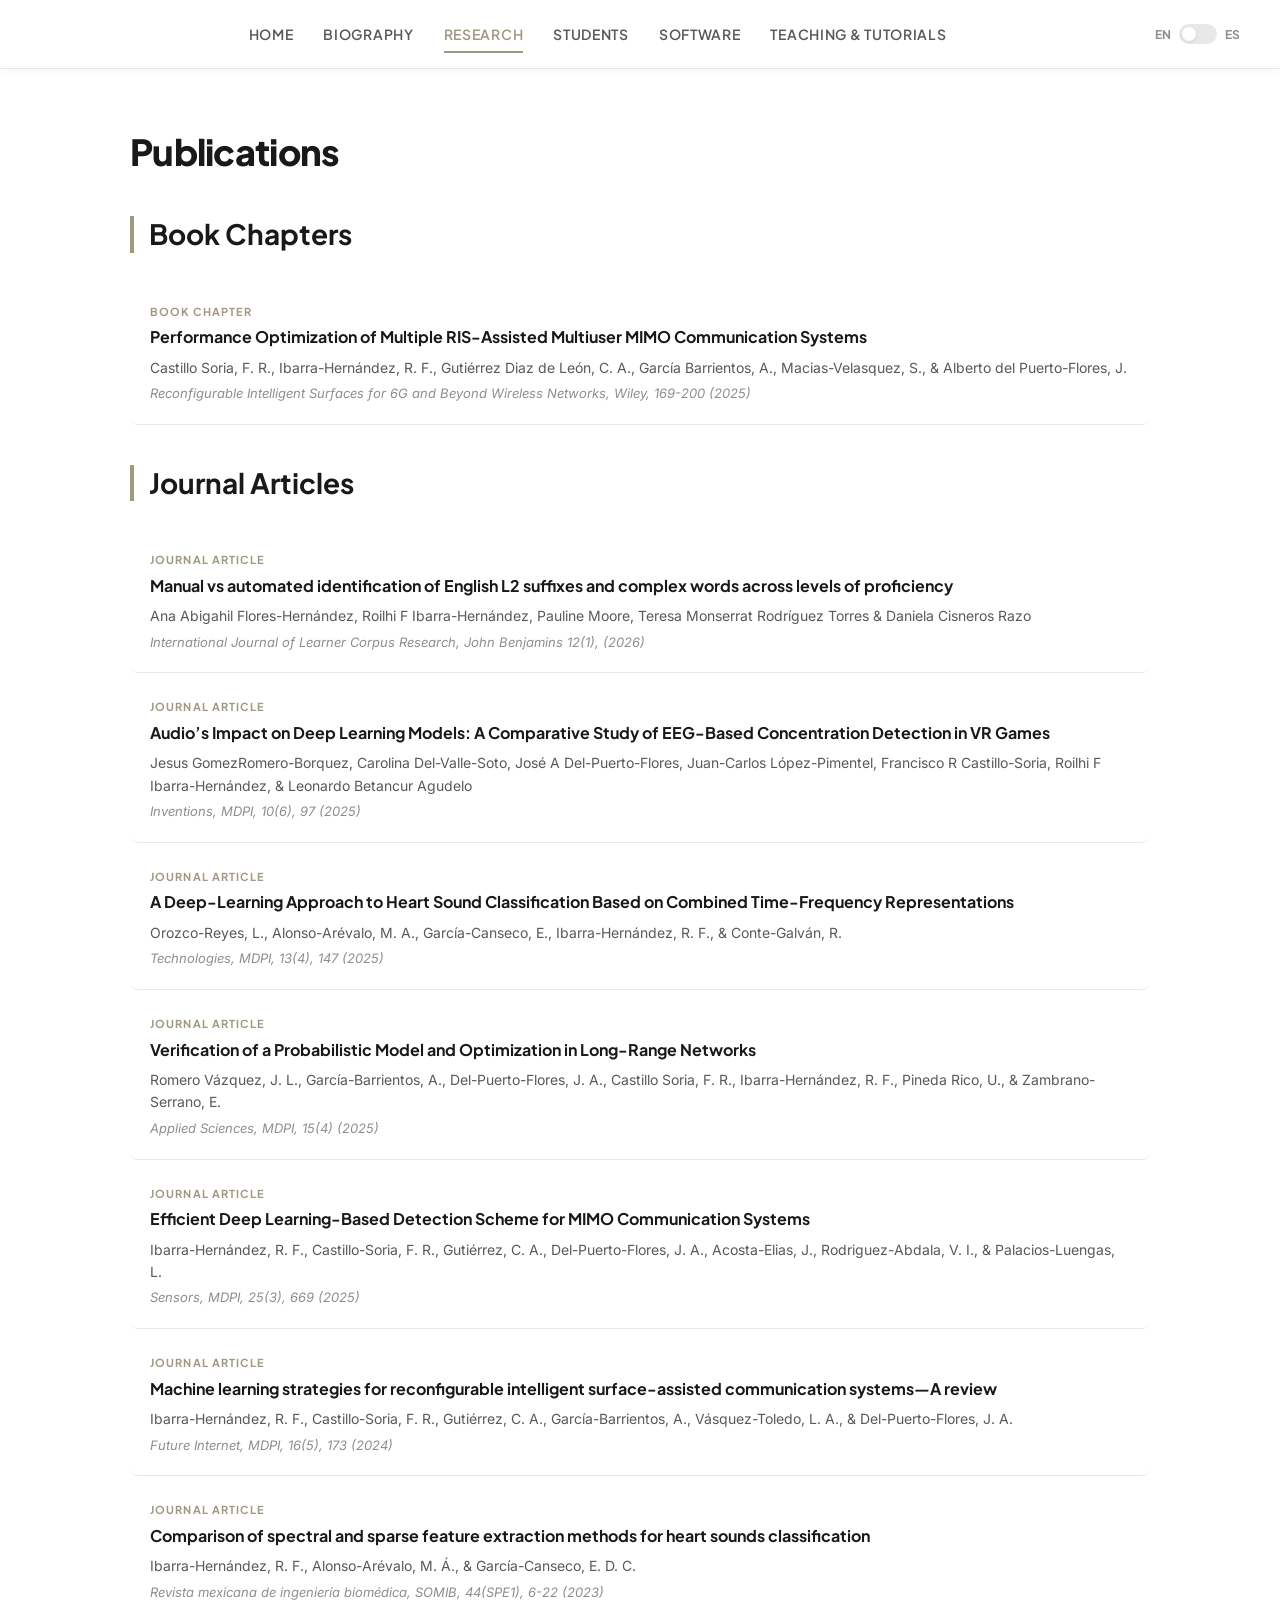
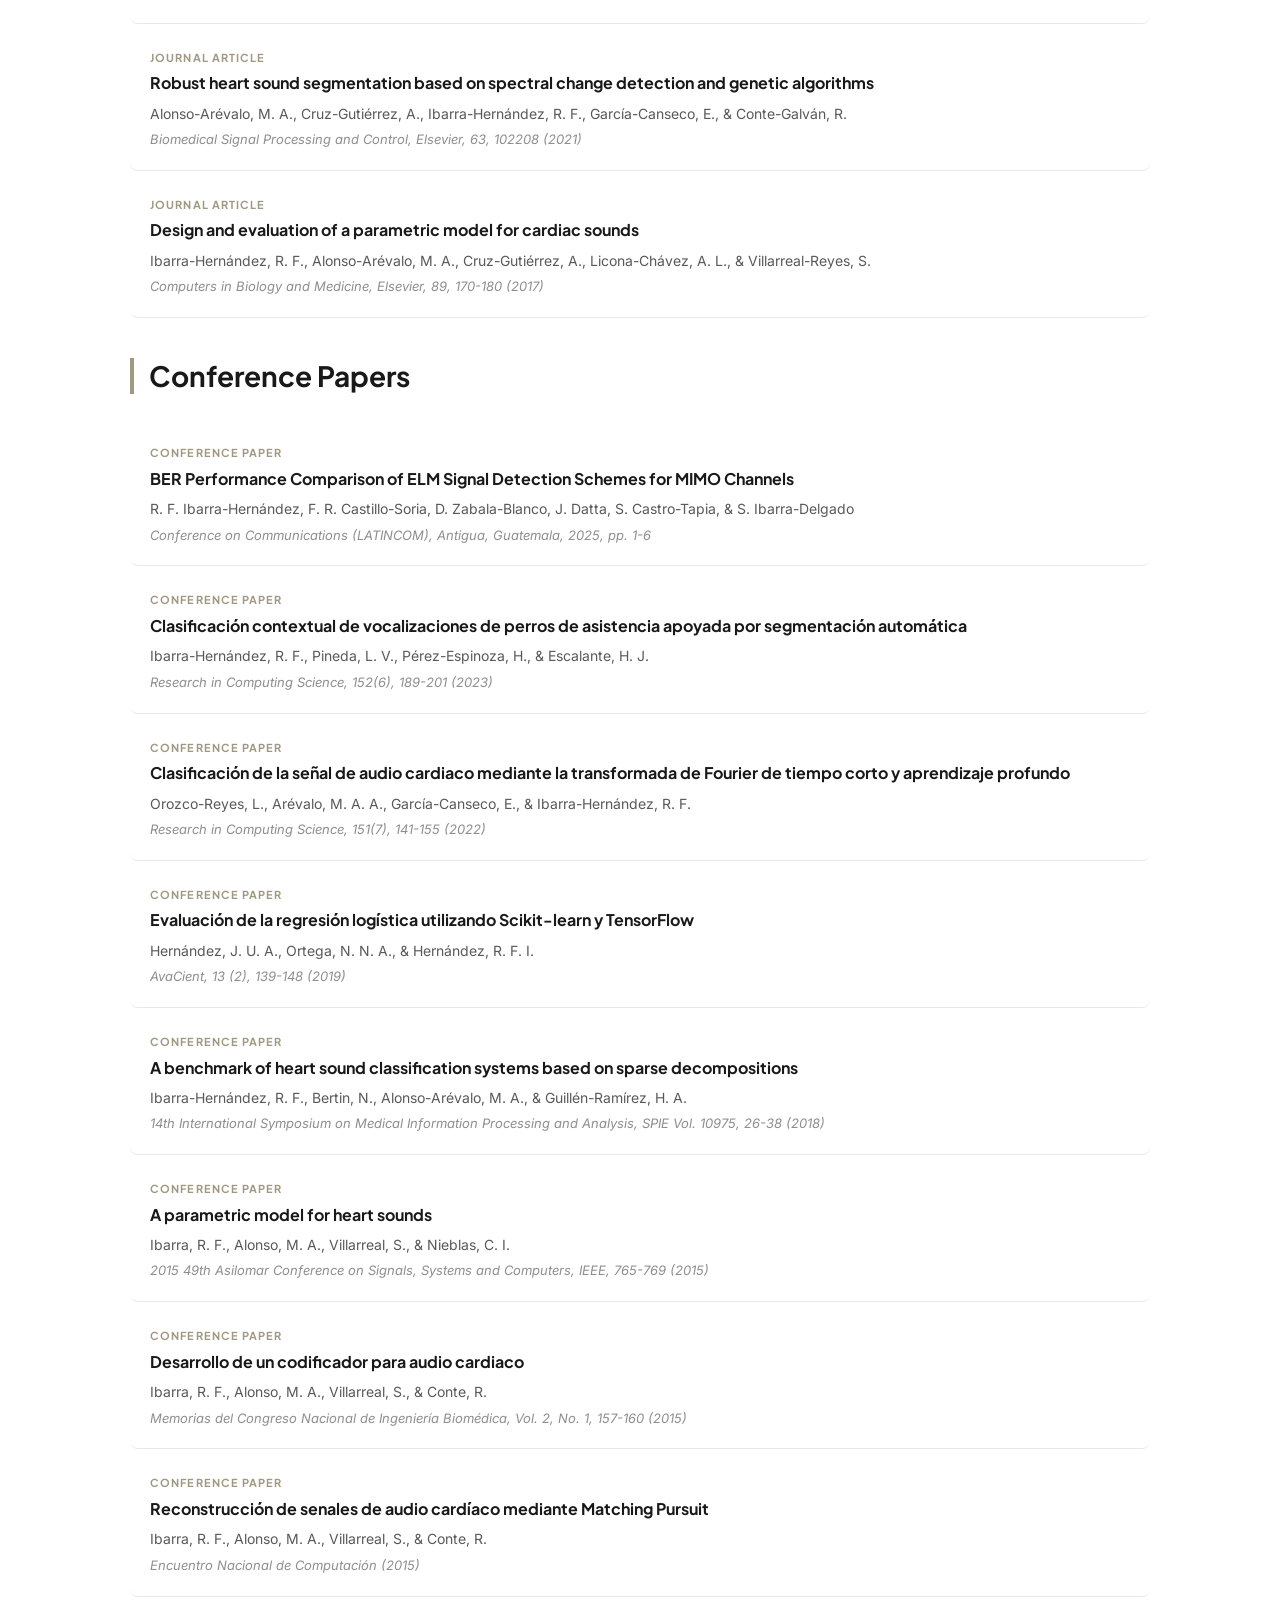
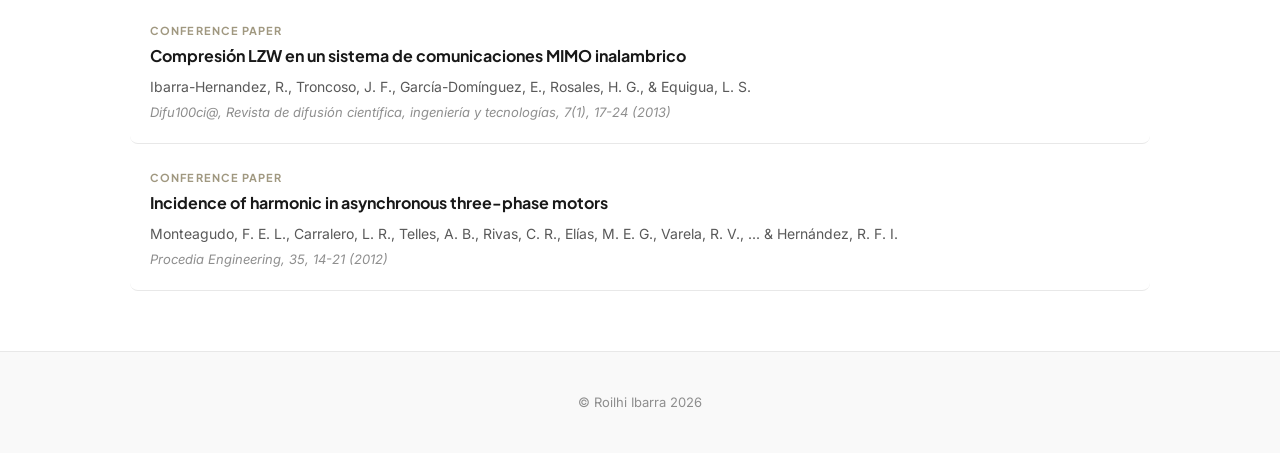
<file: research.html>
<!DOCTYPE html>
<html lang="en">
<head>
    <meta charset="UTF-8">
    <meta name="viewport" content="width=device-width, initial-scale=1.0">
    <title>Roilhi Ibarra | Research</title>
    <link rel="stylesheet" href="./css/style.css">
    <link rel="icon" type="image/x-icon" href="/img/Logo_RFIH.ico">
</head>
<body>
    <div class="horizontal-menu-box">
        <nav class="horizontal-menu">
            <ul>
                <li><a href="index.html">HOME</a></li>
                <li><a href="biography.html">BIOGRAPHY</a></li>
                <li class="active"><a href="research.html">RESEARCH</a></li>
                <li><a href="students.html">STUDENTS</a></li>
                <li><a href="portfolio.html">SOFTWARE</a></li>
                <li><a href="teaching_tutorials.html">TEACHING & TUTORIALS</a></li>
            </ul>
        </nav>
        <div class="slider-container">
            EN 
            <label class="switch">
                <input type="checkbox">
                <span class="slider"></span>
            </label>
            ES
        </div>
    </div>

    <div class="content-container">
        <h2 style="font-size: 36px; margin-bottom: 40px; font-weight: 800; letter-spacing: -0.02em;">Publications</h2>
        
        <h3 class="section-title">Book Chapters</h3>
        <ul class="publication-list">
            <li class="publication-item">
                <span class="pub-category">Book Chapter</span>
                <h4><a href="https://doi.org/10.1002/9781394250141.ch5" target="_blank">Performance Optimization of Multiple RIS-Assisted Multiuser MIMO Communication Systems</a></h4>
                <div class="pub-authors">Castillo Soria, F. R., Ibarra-Hernández, R. F., Gutiérrez Diaz de León, C. A., García Barrientos, A., Macias-Velasquez, S., &amp; Alberto del Puerto-Flores, J.</div>
                <div class="pub-meta">Reconfigurable Intelligent Surfaces for 6G and Beyond Wireless Networks, Wiley, 169-200 (2025)</div>
            </li>
        </ul>

        <h3 class="section-title" style="margin-top: 40px;">Journal Articles</h3>
        <ul class="publication-list">
            <li class="publication-item">
                <span class="pub-category">Journal Article</span>
                <h4><a href="https://doi.org/10.1075/ijlcr.25019.flo" target="_blank">Manual vs automated identification of English L2 suffixes and complex words across levels of proficiency</a></h4>
                <div class="pub-authors"> Ana Abigahil Flores-Hernández, Roilhi F Ibarra-Hernández, Pauline Moore, Teresa Monserrat Rodríguez Torres &amp; Daniela Cisneros Razo</div>
                <div class="pub-meta">International Journal of Learner Corpus Research, John Benjamins 12(1), (2026)</div>
            </li>
            <li class="publication-item">
                <span class="pub-category">Journal Article</span>
                <h4><a href="https://doi.org/10.3390/inventions10060097" target="_blank">Audio’s Impact on Deep Learning Models: A Comparative Study of EEG-Based Concentration Detection in VR Games</a></h4>
                <div class="pub-authors">Jesus GomezRomero-Borquez, Carolina Del-Valle-Soto, José A Del-Puerto-Flores, Juan-Carlos López-Pimentel, Francisco R Castillo-Soria, Roilhi F Ibarra-Hernández, &amp; Leonardo Betancur Agudelo</div>
                <div class="pub-meta">Inventions, MDPI, 10(6), 97 (2025)</div>
            </li>
            <li class="publication-item">
                <span class="pub-category">Journal Article</span>
                <h4><a href="https://doi.org/10.3390/technologies13040147" target="_blank">A Deep-Learning Approach to Heart Sound Classification Based on Combined Time-Frequency Representations</a></h4>
                <div class="pub-authors">Orozco-Reyes, L., Alonso-Arévalo, M. A., García-Canseco, E., Ibarra-Hernández, R. F., &amp; Conte-Galván, R.</div>
                <div class="pub-meta">Technologies, MDPI, 13(4), 147 (2025)</div>
            </li>
            <li class="publication-item">
                <span class="pub-category">Journal Article</span>
                <h4><a href="https://doi.org/10.3390/app15041873" target="_blank">Verification of a Probabilistic Model and Optimization in Long-Range Networks</a></h4>
                <div class="pub-authors">Romero Vázquez, J. L., García-Barrientos, A., Del-Puerto-Flores, J. A., Castillo Soria, F. R., Ibarra-Hernández, R. F., Pineda Rico, U., &amp; Zambrano-Serrano, E.</div>
                <div class="pub-meta">Applied Sciences, MDPI, 15(4) (2025)</div>
            </li>
            <li class="publication-item">
                <span class="pub-category">Journal Article</span>
                <h4><a href="https://doi.org/10.3390/s25030669" target="_blank">Efficient Deep Learning-Based Detection Scheme for MIMO Communication Systems</a></h4>
                <div class="pub-authors">Ibarra-Hernández, R. F., Castillo-Soria, F. R., Gutiérrez, C. A., Del-Puerto-Flores, J. A., Acosta-Elias, J., Rodriguez-Abdala, V. I., &amp; Palacios-Luengas, L.</div>
                <div class="pub-meta">Sensors, MDPI, 25(3), 669 (2025)</div>
            </li>
            <li class="publication-item">
                <span class="pub-category">Journal Article</span>
                <h4><a href="https://doi.org/10.3390/fi16050173" target="_blank">Machine learning strategies for reconfigurable intelligent surface-assisted communication systems—A review</a></h4>
                <div class="pub-authors">Ibarra-Hernández, R. F., Castillo-Soria, F. R., Gutiérrez, C. A., García-Barrientos, A., Vásquez-Toledo, L. A., &amp; Del-Puerto-Flores, J. A.</div>
                <div class="pub-meta">Future Internet, MDPI, 16(5), 173 (2024)</div>
            </li>
            <li class="publication-item">
                <span class="pub-category">Journal Article</span>
                <h4><a href="https://doi.org/10.17488/RMIB.44.4.1" target="_blank">Comparison of spectral and sparse feature extraction methods for heart sounds classification</a></h4>
                <div class="pub-authors">Ibarra-Hernández, R. F., Alonso-Arévalo, M. Á., &amp; García-Canseco, E. D. C.</div>
                <div class="pub-meta">Revista mexicana de ingeniería biomédica, SOMIB, 44(SPE1), 6-22 (2023)</div>
            </li>
            <li class="publication-item">
                <span class="pub-category">Journal Article</span>
                <h4><a href="https://doi.org/10.1016/j.bspc.2020.102208" target="_blank">Robust heart sound segmentation based on spectral change detection and genetic algorithms</a></h4>
                <div class="pub-authors">Alonso-Arévalo, M. A., Cruz-Gutiérrez, A., Ibarra-Hernández, R. F., García-Canseco, E., &amp; Conte-Galván, R.</div>
                <div class="pub-meta">Biomedical Signal Processing and Control, Elsevier, 63, 102208 (2021)</div>
            </li>
            <li class="publication-item">
                <span class="pub-category">Journal Article</span>
                <h4><a href="https://doi.org/10.1016/j.compbiomed.2017.08.007" target="_blank">Design and evaluation of a parametric model for cardiac sounds</a></h4>
                <div class="pub-authors">Ibarra-Hernández, R. F., Alonso-Arévalo, M. A., Cruz-Gutiérrez, A., Licona-Chávez, A. L., &amp; Villarreal-Reyes, S.</div>
                <div class="pub-meta">Computers in Biology and Medicine, Elsevier, 89, 170-180 (2017)</div>
            </li>
        </ul>

        <h3 class="section-title" style="margin-top: 40px;">Conference Papers</h3>
        <ul class="publication-list">
            <li class="publication-item">
                <span class="pub-category">Conference Paper</span>
                <h4><a href="https://doi.org/10.1109/LATINCOM67778.2025.11345379" target="_blank">BER Performance Comparison of ELM Signal Detection Schemes for MIMO Channels</a></h4>
                <div class="pub-authors">R. F. Ibarra-Hernández, F. R. Castillo-Soria, D. Zabala-Blanco, J. Datta, S. Castro-Tapia, &amp;  S. Ibarra-Delgado</div>
                <div class="pub-meta"> Conference on Communications (LATINCOM), Antigua, Guatemala, 2025, pp. 1-6</div>
            </li>
            <li class="publication-item">
                <span class="pub-category">Conference Paper</span>
                <h4><a href="https://rcs.cic.ipn.mx/2023_152_6/Clasificacion%20contextual%20de%20vocalizaciones%20de%20perros%20de%20asistencia%20apoyada%20por%20segmentacion.pdf" target="_blank">Clasificación contextual de vocalizaciones de perros de asistencia apoyada por segmentación automática</a></h4>
                <div class="pub-authors">Ibarra-Hernández, R. F., Pineda, L. V., Pérez-Espinoza, H., &amp; Escalante, H. J.</div>
                <div class="pub-meta">Research in Computing Science, 152(6), 189-201 (2023)</div>
            </li>
            <li class="publication-item">
                <span class="pub-category">Conference Paper</span>
                <h4><a href="https://rcs.cic.ipn.mx/2022_151_7/Clasificacion%20de%20la%20senal%20de%20audio%20cardiaco%20mediante%20la%20transformada%20de%20Fourier%20de%20tiempo%20corto%20y.pdf" target="_blank">Clasificación de la señal de audio cardiaco mediante la transformada de Fourier de tiempo corto y aprendizaje profundo</a></h4>
                <div class="pub-authors">Orozco-Reyes, L., Arévalo, M. A. A., García-Canseco, E., &amp; Ibarra-Hernández, R. F.</div>
                <div class="pub-meta">Research in Computing Science, 151(7), 141-155 (2022)</div>
            </li>
            <li class="publication-item">
                <span class="pub-category">Conference Paper</span>
                <h4>Evaluación de la regresión logística utilizando Scikit-learn y TensorFlow</h4>
                <div class="pub-authors">Hernández, J. U. A., Ortega, N. N. A., &amp; Hernández, R. F. I.</div>
                <div class="pub-meta">AvaCient, 13 (2), 139-148 (2019)</div>
            </li>
            <li class="publication-item">
                <span class="pub-category">Conference Paper</span>
                <h4><a href="https://www.spiedigitallibrary.org/proceedings/Download?fullDOI=10.1117/12.2506758" target="_blank">A benchmark of heart sound classification systems based on sparse decompositions</a></h4>
                <div class="pub-authors">Ibarra-Hernández, R. F., Bertin, N., Alonso-Arévalo, M. A., &amp; Guillén-Ramírez, H. A.</div>
                <div class="pub-meta">14th International Symposium on Medical Information Processing and Analysis, SPIE Vol. 10975, 26-38 (2018)</div>
            </li>
            <li class="publication-item">
                <span class="pub-category">Conference Paper</span>
                <h4><a href="https://ieeexplore.ieee.org/iel7/7405775/7421038/07421237.pdf?casa_token=Bnz7AY8NMlcAAAAA:jTXpuBODxO16ZBeLrEy5SLsFIN0rSPzR3O0JdgiHiwgMppC_9l8VtVvZm8wG5L178dIeGWEoTro28hk" target="_blank">A parametric model for heart sounds</a></h4>
                <div class="pub-authors">Ibarra, R. F., Alonso, M. A., Villarreal, S., &amp; Nieblas, C. I.</div>
                <div class="pub-meta">2015 49th Asilomar Conference on Signals, Systems and Computers, IEEE, 765-769 (2015)</div>
            </li>
            <li class="publication-item">
                <span class="pub-category">Conference Paper</span>
                <h4><a href="https://www.memoriascnib.mx/index.php/memorias/article/download/83/79" target="_blank">Desarrollo de un codificador para audio cardiaco</a></h4>
                <div class="pub-authors">Ibarra, R. F., Alonso, M. A., Villarreal, S., &amp; Conte, R.</div>
                <div class="pub-meta">Memorias del Congreso Nacional de Ingeniería Biomédica, Vol. 2, No. 1, 157-160 (2015)</div>
            </li>
            <li class="publication-item">
                <span class="pub-category">Conference Paper</span>
                <h4><a href="https://www.researchgate.net/profile/Roilhi-Ibarra/publication/283471781_Reconstruccion_de_senales_de_audio_cardiaco_mediante_Matching_Pursuit/links/56398a5808aed5314d222345/Reconstruccion-de-senales-de-audio-cardiaco-mediante-Matching-Pursuit.pdf" target="_blank">Reconstrucción de senales de audio cardíaco mediante Matching Pursuit</a></h4>
                <div class="pub-authors">Ibarra, R. F., Alonso, M. A., Villarreal, S., &amp; Conte, R.</div>
                <div class="pub-meta">Encuentro Nacional de Computación (2015)</div>
            </li>
            <li class="publication-item">
                <span class="pub-category">Conference Paper</span>
                <h4><a href="http://difu100cia.uaz.edu.mx/index.php/difuciencia/article/download/92/59" target="_blank">Compresión LZW en un sistema de comunicaciones MIMO inalambrico</a></h4>
                <div class="pub-authors">Ibarra-Hernandez, R., Troncoso, J. F., García-Domínguez, E., Rosales, H. G., &amp; Equigua, L. S.</div>
                <div class="pub-meta">Difu100ci@, Revista de difusión científica, ingeniería y tecnologías, 7(1), 17-24 (2013)</div>
            </li>
            <li class="publication-item">
                <span class="pub-category">Conference Paper</span>
                <h4><a href="https://www.sciencedirect.com/science/article/pii/S187770581201795X/pdf?md5=2735dc35cfd6001c6b4a0ee5551f0943&amp;pid=1-s2.0-S187770581201795X-main.pdf" target="_blank">Incidence of harmonic in asynchronous three-phase motors</a></h4>
                <div class="pub-authors">Monteagudo, F. E. L., Carralero, L. R., Telles, A. B., Rivas, C. R., Elías, M. E. G., Varela, R. V., ... &amp; Hernández, R. F. I.</div>
                <div class="pub-meta">Procedia Engineering, 35, 14-21 (2012)</div>
            </li>
        </ul>
    </div>

    <footer>
        <p>&copy; Roilhi Ibarra 2026</p>
    </footer>
</body>
</html>
</file>
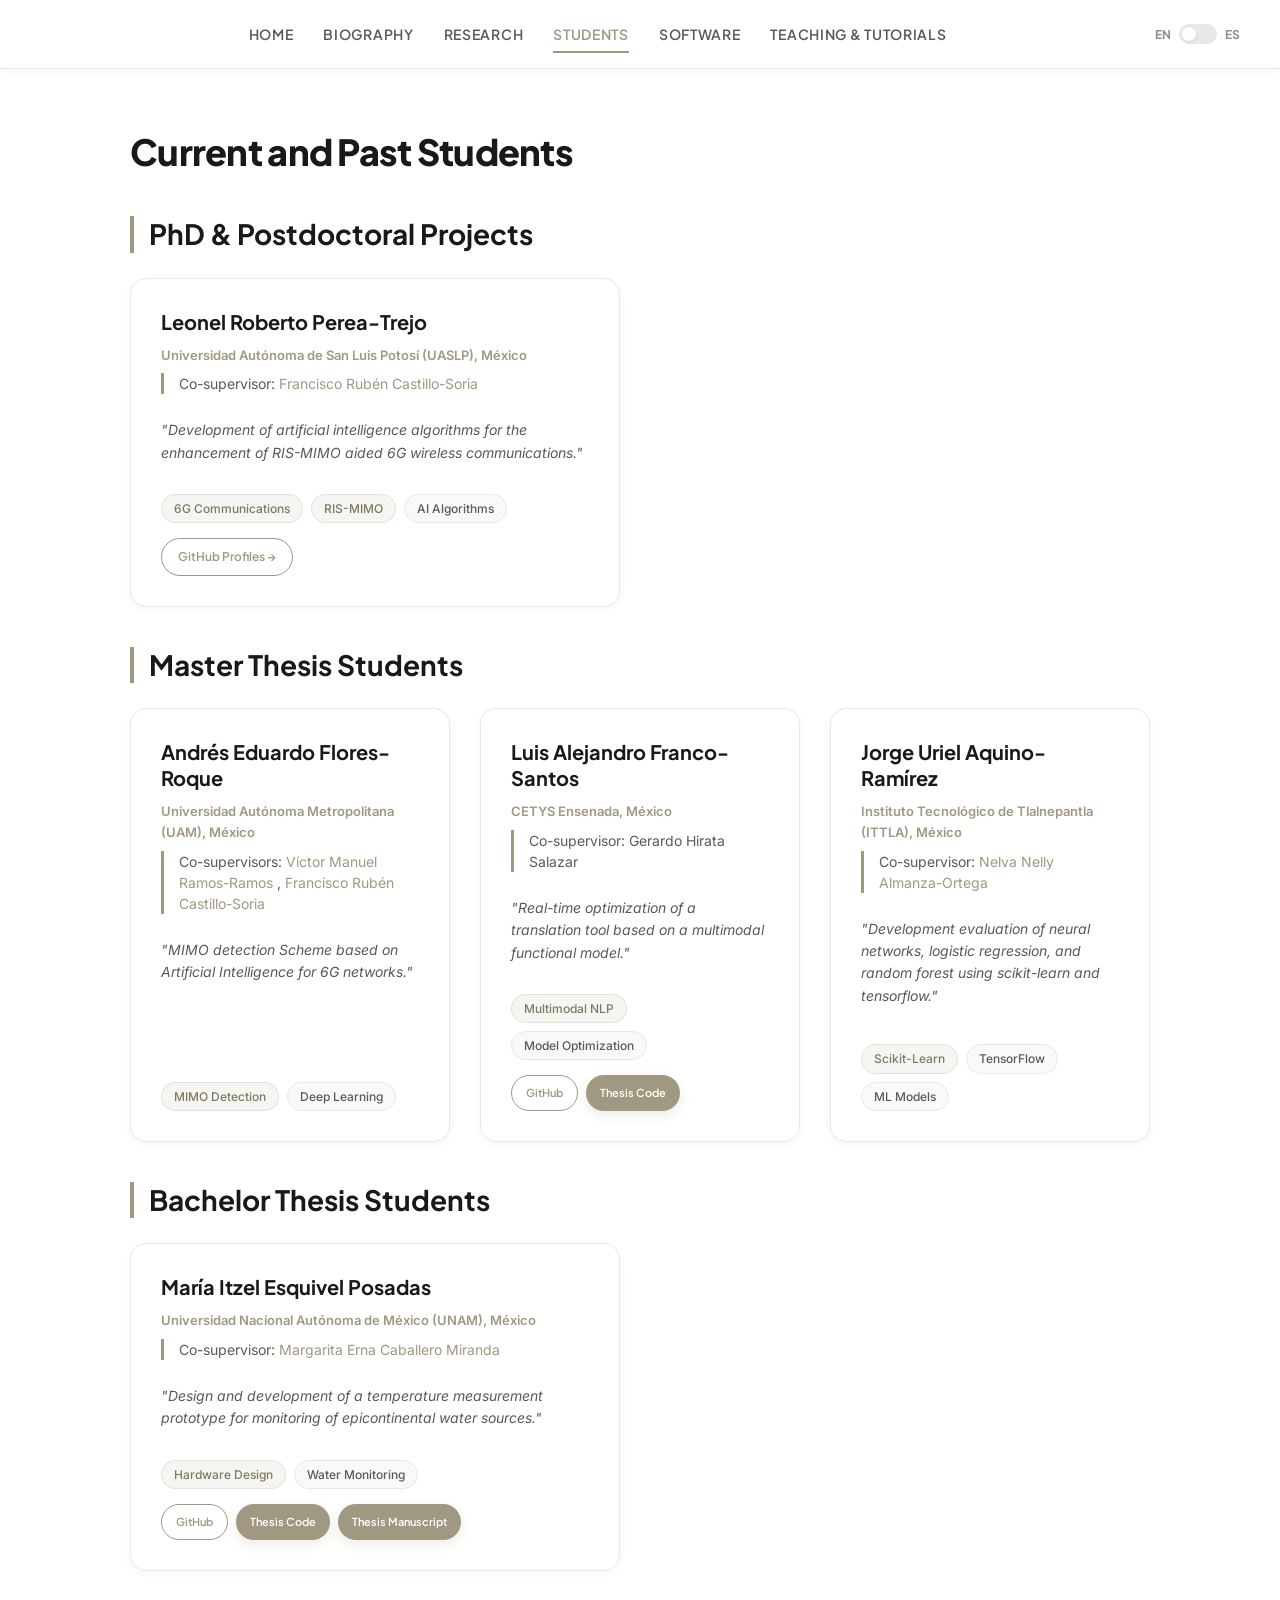
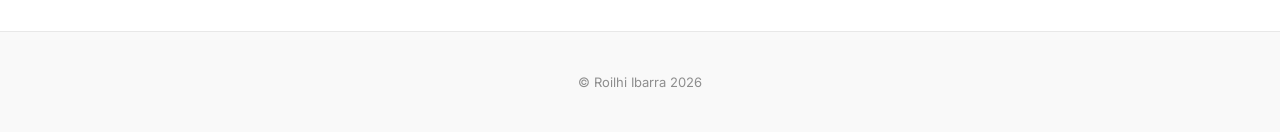
<file: students.html>
<!DOCTYPE html>
<html lang="en">
<head>
    <meta charset="UTF-8">
    <meta name="viewport" content="width=device-width, initial-scale=1.0">
    <title>Roilhi Ibarra | Students</title>
    <link rel="stylesheet" href="./css/style.css">
    <link rel="icon" type="image/x-icon" href="/img/Logo_RFIH.ico">
</head>
<body>
    <div class="horizontal-menu-box">
        <nav class="horizontal-menu">
            <ul>
                <li><a href="index.html">HOME</a></li>
                <li><a href="biography.html">BIOGRAPHY</a></li>
                <li><a href="research.html">RESEARCH</a></li>
                <li class="active"><a href="students.html">STUDENTS</a></li>
                <li><a href="portfolio.html">SOFTWARE</a></li>
                <li><a href="teaching_tutorials.html">TEACHING & TUTORIALS</a></li>
            </ul>
        </nav>
        <div class="slider-container">
            EN 
            <label class="switch">
                <input type="checkbox">
                <span class="slider"></span>
            </label>
            ES
        </div>
    </div>

    <div class="content-container">
        <h2 style="font-size: 36px; margin-bottom: 40px; font-weight: 800; letter-spacing: -0.02em;">Current and Past Students</h2>
        
        <h3 class="section-title">PhD & Postdoctoral Projects</h3>
        <div class="grid-2" style="margin-bottom: 40px;">
            <div class="card">
                <h3>Leonel Roberto Perea-Trejo</h3>
                <div class="institution">Universidad Autónoma de San Luis Potosí (UASLP), México</div>
                <p class="thesis-co-supervisor">Co-supervisor: <a href="https://scholar.google.com/citations?user=M6GAUN8AAAAJ&hl=es&oi=ao">Francisco Rubén Castillo-Soria</a> </p>
                <p style="margin-top: 10px; font-style: italic; flex-grow: 1;">
                    "Development of artificial intelligence algorithms for the enhancement of RIS-MIMO aided 6G wireless communications."
                </p>
                <div class="tag-container" style="margin-top: 15px; margin-bottom: 15px;">
                    <span class="tag tag-accent">6G Communications</span>
                    <span class="tag tag-accent">RIS-MIMO</span>
                    <span class="tag">AI Algorithms</span>
                </div>
                <a href="https://github.com/ileonelperea" target="_blank" class="btn btn-secondary" style="align-self: flex-start; padding: 8px 16px; font-size: 12px; border-radius: 20px;">
                    GitHub Profiles &rarr;
                </a>
            </div>
        </div>

        <h3 class="section-title" style="margin-top: 40px;">Master Thesis Students</h3>
        <div class="grid-3" style="margin-bottom: 40px;">
            <!-- Student 1 -->
            <div class="card">
                <h3>Andrés Eduardo Flores-Roque</h3>
                <div class="institution">Universidad Autónoma Metropolitana (UAM), México</div>
                <p class="thesis-co-supervisor">Co-supervisors: <a href="http://victor.ramos.online.fr/"> Víctor Manuel Ramos-Ramos </a>,
                    <a href="https://scholar.google.com/citations?user=M6GAUN8AAAAJ&hl=es&oi=ao">Francisco Rubén Castillo-Soria</a> </p>
                <p style="margin-top: 10px; font-style: italic; flex-grow: 1;">
                    "MIMO detection Scheme based on Artificial Intelligence for 6G networks."
                </p>
                <div class="tag-container" style="margin-top: 15px; margin-bottom: 0;">
                    <span class="tag tag-accent">MIMO Detection</span>
                    <span class="tag">Deep Learning</span>
                </div>
            </div>
            <!-- Student 2 -->
            <div class="card">
                <h3>Luis Alejandro Franco-Santos</h3>
                <div class="institution">CETYS Ensenada, México</div>
                <p class="thesis-co-supervisor">Co-supervisor: Gerardo Hirata Salazar</p>
                <p style="margin-top: 10px; font-style: italic; flex-grow: 1;">
                    "Real-time optimization of a translation tool based on a multimodal functional model."
                </p>
                <div class="tag-container" style="margin-top: 15px; margin-bottom: 15px;">
                    <span class="tag tag-accent">Multimodal NLP</span>
                    <span class="tag">Model Optimization</span>
                </div>
                <div style="display: flex; gap: 8px; margin-top: auto;">
                    <a href="https://github.com/sterlux" target="_blank" class="btn btn-secondary" style="padding: 8px 14px; font-size: 11px; border-radius: 20px;">
                        GitHub
                    </a>
                    <a href="https://github.com/sterlux/SeamlessM4T-For-OBS" target="_blank" class="btn btn-primary" style="padding: 8px 14px; font-size: 11px; border-radius: 20px;">
                        Thesis Code
                    </a>
                </div>
            </div>
            <!-- Student 3 -->
            <div class="card">
                <h3>Jorge Uriel Aquino-Ramírez</h3>
                <div class="institution">Instituto Tecnológico de Tlalnepantla (ITTLA), México</div>
                <p class="thesis-co-supervisor">Co-supervisor: <a href="https://orcid.org/0000-0002-5885-7635"> Nelva Nelly Almanza-Ortega </a></p>
                <p style="margin-top: 10px; font-style: italic; flex-grow: 1;">
                    "Development evaluation of neural networks, logistic regression, and random forest using scikit-learn and tensorflow."
                </p>
                <div class="tag-container" style="margin-top: 15px; margin-bottom: 0;">
                    <span class="tag tag-accent">Scikit-Learn</span>
                    <span class="tag">TensorFlow</span>
                    <span class="tag">ML Models</span>
                </div>
            </div>
        </div>

        <h3 class="section-title" style="margin-top: 40px;">Bachelor Thesis Students</h3>
        <div class="grid-2" style="margin-bottom: 40px;">
            <div class="card">
                <h3>María Itzel Esquivel Posadas</h3>
                <div class="institution">Universidad Nacional Autónoma de México (UNAM), México</div>
                <p class="thesis-co-supervisor">Co-supervisor: <a href="https://www.geofisica.unam.mx/geomagnetismo/academicos/margarita-caballero/"> Margarita Erna Caballero Miranda </a></p>
                <p style="margin-top: 10px; font-style: italic; flex-grow: 1;">
                    "Design and development of a temperature measurement prototype for monitoring of epicontinental water sources."
                </p>
                <div class="tag-container" style="margin-top: 15px; margin-bottom: 15px;">
                    <span class="tag tag-accent">Hardware Design</span>
                    <span class="tag">Water Monitoring</span>
                </div>
                <div style="display: flex; gap: 8px; margin-top: auto;">
                    <a href="https://github.com/Itzelep" target="_blank" class="btn btn-secondary" style="padding: 8px 14px; font-size: 11px; border-radius: 20px;">
                        GitHub
                    </a>
                    <a href="https://github.com/Itzelep/Tesis_lic/tree/main" target="_blank" class="btn btn-primary" style="padding: 8px 14px; font-size: 11px; border-radius: 20px;">
                        Thesis Code
                    </a>
                                        <a href="https://tesiunam.dgb.unam.mx/cgi-bin/koha/opac-detail.pl?biblionumber=879142" target="_blank" class="btn btn-primary" style="padding: 8px 14px; font-size: 11px; border-radius: 20px;">
                        Thesis Manuscript
                    </a>
                </div>
            </div>
        </div>
    </div>

    <footer>
        <p>&copy; Roilhi Ibarra 2026</p>
    </footer>
</body>
</html>
</file>
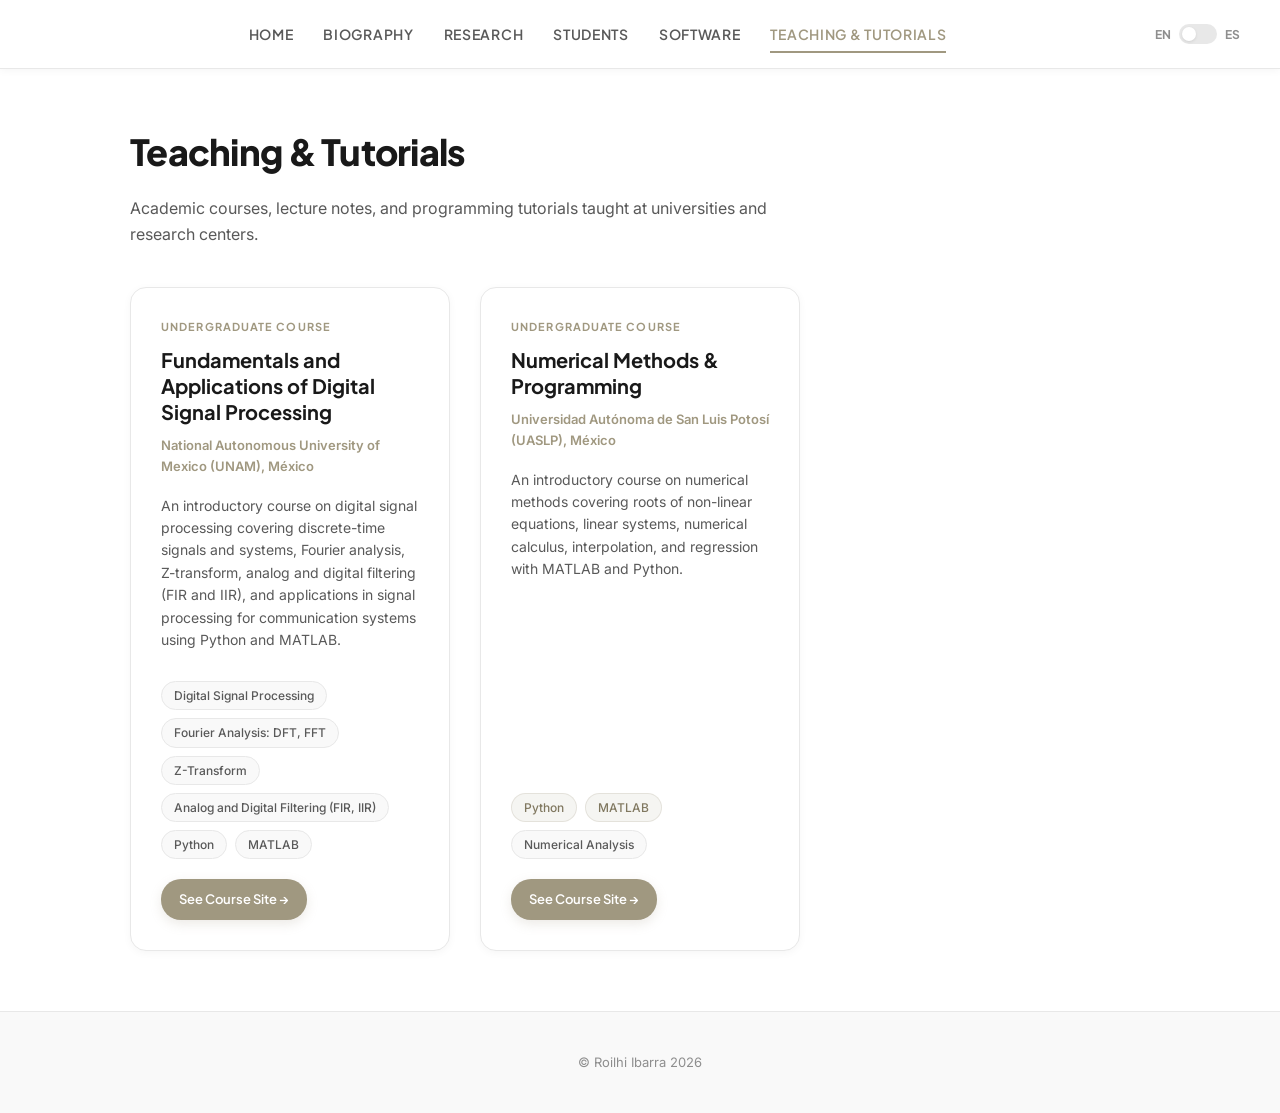
<file: teaching_tutorials.html>
<!DOCTYPE html>
<html lang="en">
<head>
    <meta charset="UTF-8">
    <meta name="viewport" content="width=device-width, initial-scale=1.0">
    <title>Roilhi Ibarra | Teaching</title>
    <link rel="stylesheet" href="./css/style.css">
    <link rel="icon" type="image/x-icon" href="/img/Logo_RFIH.ico">
</head>
<body>
    <div class="horizontal-menu-box">
        <nav class="horizontal-menu">
            <ul>
                <li><a href="index.html">HOME</a></li>
                <li><a href="biography.html">BIOGRAPHY</a></li>
                <li><a href="research.html">RESEARCH</a></li>
                <li><a href="students.html">STUDENTS</a></li>
                <li><a href="portfolio.html">SOFTWARE</a></li>
                <li class="active"><a href="teaching_tutorials.html">TEACHING & TUTORIALS</a></li>
            </ul>
        </nav>
        <div class="slider-container">
            EN 
            <label class="switch">
                <input type="checkbox">
                <span class="slider"></span>
            </label>
            ES
        </div>
    </div>

    <div class="content-container">
        <h2 style="font-size: 36px; margin-bottom: 20px; font-weight: 800; letter-spacing: -0.02em;">Teaching &amp; Tutorials</h2>
        <p style="font-size: 16px; color: var(--text-secondary); margin-bottom: 40px; max-width: 700px;">
            Academic courses, lecture notes, and programming tutorials taught at universities and research centers.
        </p>
        <div class="grid-3" style="margin-bottom: 40px;">
            <div class="card">
                <span class="pub-category">Undergraduate Course</span>
                <h3 style="margin-top: 5px;"> Fundamentals and Applications of Digital Signal Processing </h3>
                <div class="institution"> National Autonomous University of Mexico (UNAM), México</div>
                <p style="margin-top: 10px; flex-grow: 1; font-size: 14px;">
                    An introductory course on digital signal processing covering discrete-time signals and systems, Fourier analysis, Z-transform, analog and digital filtering (FIR and IIR), 
                    and applications in signal processing for communication systems using Python and MATLAB.
                </p>
                <div class="tag-container" style="margin-top: 15px; margin-bottom: 20px;">
                    <span class="tag tag">Digital Signal Processing </span>
                    <span class="tag tag">Fourier Analysis: DFT, FFT </span>
                    <span class="tag tag"> Z-Transform </span>
                    <span class="tag tag"> Analog and Digital Filtering (FIR, IIR) </span>
                    <span class="tag"> Python </span>
                    <span class="tag"> MATLAB </span>
                </div>
                <a href="dsp.html" class="btn btn-primary" style="align-self: flex-start; padding: 10px 18px; font-size: 13px; border-radius: 20px;">
                    See Course Site &rarr;
                </a>
            </div>
                        <div class="card">
                <span class="pub-category">Undergraduate Course</span>
                <h3 style="margin-top: 5px;">Numerical Methods &amp; Programming</h3>
                <div class="institution">Universidad Autónoma de San Luis Potosí (UASLP), México</div>
                <p style="margin-top: 10px; flex-grow: 1; font-size: 14px;">
                    An introductory course on numerical methods covering roots of non-linear equations, linear systems, numerical calculus, interpolation, and regression with MATLAB and Python.
                </p>
                <div class="tag-container" style="margin-top: 15px; margin-bottom: 20px;">
                    <span class="tag tag-accent">Python</span>
                    <span class="tag tag-accent">MATLAB</span>
                    <span class="tag">Numerical Analysis</span>
                </div>
                <a href="num_methods.html" class="btn btn-primary" style="align-self: flex-start; padding: 10px 18px; font-size: 13px; border-radius: 20px;">
                    See Course Site &rarr;
                </a>
            </div>
        </div>
        
    </div>

    <footer>
        <p>&copy; Roilhi Ibarra 2026</p>
    </footer>
</body>
</html>
</file>
<file: css/style.css>
/* ----------------------------------------------------
   PREMIUM PORTFOLIO DESIGN SYSTEM
   Dr. Roilhi Ibarra - Portfolio Redesign
   ---------------------------------------------------- */

@import url('https://fonts.googleapis.com/css2?family=Inter:wght@300;400;500;600&family=Plus+Jakarta+Sans:wght@400;500;600;700;800&display=swap');

:root {
    /* Fonts */
    --font-heading: 'Plus Jakarta Sans', sans-serif;
    --font-body: 'Inter', sans-serif;

    /* Colors */
    --bg-primary: #FFFFFF;
    --bg-secondary: #F9F9F9;
    --bg-tertiary: #F3F3F3;
    
    --text-primary: #191919;
    --text-secondary: #595959;
    --text-muted: #8E8E8E;
    
    --accent: #A09880; /* Earthy muted gold */
    --accent-hover: #807860;
    --accent-light: rgba(160, 152, 128, 0.1); /* 10% opacity gold */
    
    --border-color: #E8E8E8;
    --card-bg: #FFFFFF;

    /* Shadows */
    --shadow-sm: 0 2px 8px rgba(0, 0, 0, 0.04);
    --shadow-md: 0 8px 20px rgba(0, 0, 0, 0.06);
    --shadow-lg: 0 16px 36px rgba(0, 0, 0, 0.08);

    /* Transitions */
    --transition-smooth: all 0.3s cubic-bezier(0.25, 0.8, 0.25, 1);
    --transition-quick: all 0.2s ease;
}

/* ----------------------------------------------------
   BASE STYLES
   ---------------------------------------------------- */
* {
    box-sizing: border-box;
    margin: 0;
    padding: 0;
}

body {
    font-family: var(--font-body);
    background-color: var(--bg-primary);
    color: var(--text-secondary);
    line-height: 1.6;
    overflow-x: hidden;
    -webkit-font-smoothing: antialiased;
}

h1, h2, h3, h4, h5, h6 {
    font-family: var(--font-heading);
    color: var(--text-primary);
    font-weight: 700;
    line-height: 1.3;
}

a {
    color: var(--accent);
    text-decoration: none;
    transition: var(--transition-quick);
}

a:hover {
    color: var(--accent-hover);
}

ul {
    list-style-position: inside;
}

/* ----------------------------------------------------
   HEADER & STICKY NAVIGATION
   ---------------------------------------------------- */
.horizontal-menu-box {
    background-color: rgba(255, 255, 255, 0.95);
    backdrop-filter: blur(10px);
    border-bottom: 1px solid var(--border-color);
    padding: 15px 40px;
    position: sticky;
    top: 0;
    z-index: 100;
    display: flex;
    justify-content: space-between;
    align-items: center;
    box-shadow: var(--shadow-sm);
}

.horizontal-menu {
    width: 100%;
}

.horizontal-menu ul {
    list-style-type: none;
    display: flex;
    justify-content: center;
    align-items: center;
    gap: 30px;
}

.horizontal-menu li {
    font-family: var(--font-heading);
    font-size: 14px;
    font-weight: 600;
    letter-spacing: 0.05em;
    position: relative;
    padding: 8px 0;
}

.horizontal-menu a {
    color: var(--text-secondary);
    text-transform: uppercase;
}

.horizontal-menu a:hover,
.horizontal-menu li.active a,
.horizontal-menu li.active {
    color: var(--accent) !important;
}

/* Underline Animation */
.horizontal-menu li::after {
    content: '';
    position: absolute;
    bottom: 0;
    left: 0;
    width: 0;
    height: 2px;
    background-color: var(--accent);
    transition: var(--transition-quick);
}

.horizontal-menu li:hover::after,
.horizontal-menu li.active::after {
    width: 100%;
}

/* Language Switcher */
.slider-container {
    display: flex;
    align-items: center;
    font-family: var(--font-heading);
    font-size: 12px;
    font-weight: 700;
    color: var(--text-muted);
    gap: 8px;
    white-space: nowrap;
}

.switch {
    position: relative;
    display: inline-block;
    width: 38px;
    height: 20px;
}

.switch input {
    opacity: 0;
    width: 0;
    height: 0;
}

.slider {
    position: absolute;
    cursor: pointer;
    top: 0;
    left: 0;
    right: 0;
    bottom: 0;
    background-color: var(--border-color);
    border-radius: 20px;
    transition: var(--transition-quick);
}

.slider:before {
    position: absolute;
    content: "";
    height: 14px;
    width: 14px;
    left: 3px;
    bottom: 3px;
    background-color: white;
    border-radius: 50%;
    transition: var(--transition-quick);
    box-shadow: 0 1px 3px rgba(0,0,0,0.1);
}

input:checked + .slider {
    background-color: var(--accent);
}

input:checked + .slider:before {
    transform: translateX(18px);
}

/* ----------------------------------------------------
   HOME / HERO SECTION
   ---------------------------------------------------- */
.background-container {
    background-color: var(--bg-secondary);
    min-height: calc(85vh - 70px);
    display: flex;
    justify-content: center;
    align-items: center;
    padding: 60px 10%;
    position: relative;
}

/* Modern Two Column Hero layout (when we update index.html) */
.hero-wrapper {
    display: grid;
    grid-template-columns: 1fr 1fr;
    gap: 60px;
    align-items: center;
    width: 100%;
    max-width: 1200px;
}

.hero-content {
    display: flex;
    flex-direction: column;
    align-items: flex-start;
}

.hero-logo {
    width: 80px;
    height: 80px;
    margin-bottom: 24px;
    animation: rotateSlow 20s linear infinite;
}

@keyframes rotateSlow {
    from { transform: rotate(0deg); }
    to { transform: rotate(360deg); }
}

.hero-content h1 {
    font-size: 52px;
    font-weight: 800;
    margin-bottom: 12px;
    letter-spacing: -0.02em;
    color: var(--text-primary);
}

.hero-content .subtitle {
    font-size: 20px;
    color: var(--accent);
    font-family: var(--font-heading);
    font-weight: 600;
    margin-bottom: 16px;
}

.hero-content .description {
    font-size: 16px;
    color: var(--text-secondary);
    margin-bottom: 30px;
    max-width: 500px;
}

/* Profile Picture Frame Effect */
.prof-pic-container {
    position: relative;
    width: 320px;
    height: 320px;
    justify-self: center;
}

.prof-pic-frame {
    position: absolute;
    top: 15px;
    left: 15px;
    width: 100%;
    height: 100%;
    border: 2px solid var(--accent);
    border-radius: 24px;
    z-index: 1;
    transition: var(--transition-smooth);
}

.prof-pic-container:hover .prof-pic-frame {
    transform: translate(-8px, -8px);
    background-color: var(--accent-light);
}

.badge_image {
    position: relative;
    width: 100%;
    height: 100%;
    object-fit: cover;
    border-radius: 24px;
    border: 4px solid var(--bg-primary);
    box-shadow: var(--shadow-md);
    z-index: 2;
    transition: var(--transition-smooth);
}

.prof-pic-container:hover .badge_image {
    transform: translate(4px, 4px);
}

/* Social Icons */
.background-container ul,
.social-icons-list {
    list-style-type: none;
    display: flex;
    gap: 15px;
    margin-top: 15px;
}

.icon-container {
    width: 44px;
    height: 44px;
    background-color: var(--bg-primary);
    border: 1px solid var(--border-color);
    border-radius: 50%;
    display: flex;
    justify-content: center;
    align-items: center;
    transition: var(--transition-smooth);
    box-shadow: var(--shadow-sm);
}

.icon-container:hover {
    border-color: var(--accent);
    transform: translateY(-4px);
    box-shadow: var(--shadow-md);
}

.icon {
    width: 20px;
    height: 20px;
    transition: var(--transition-quick);
}

.icon-container:hover .icon {
    filter: sepia(50%) saturate(1000%) hue-rotate(10deg); /* shift icon to goldish tint if black */
}

/* ----------------------------------------------------
   CONTAINERS & LAYOUT UTILITIES
   ---------------------------------------------------- */
.content-container,
.bio-container {
    max-width: 1100px;
    margin: 60px auto;
    padding: 0 40px;
}

.grid-2 {
    display: grid;
    grid-template-columns: 1fr 1fr;
    gap: 40px;
}

.grid-3 {
    display: grid;
    grid-template-columns: 1fr 1fr 1fr;
    gap: 30px;
}

@media screen and (max-width: 900px) {
    .grid-2, .grid-3, .hero-wrapper {
        grid-template-columns: 1fr;
        gap: 40px;
    }
    .background-container {
        padding: 40px 20px;
    }
    .horizontal-menu-box {
        flex-direction: column;
        gap: 15px;
        padding: 15px 20px;
    }
}

/* ----------------------------------------------------
   TIMELINE (For Biography)
   ---------------------------------------------------- */
.timeline {
    position: relative;
    margin: 40px 0;
    padding-left: 30px;
    border-left: 2px solid var(--border-color);
}

.timeline-item {
    position: relative;
    margin-bottom: 40px;
}

.timeline-item::before {
    content: '';
    position: absolute;
    left: -37px;
    top: 5px;
    width: 12px;
    height: 12px;
    border-radius: 50%;
    background-color: var(--accent);
    border: 3px solid var(--bg-primary);
    box-shadow: 0 0 0 3px var(--accent-light);
    transition: var(--transition-quick);
}

.timeline-item:hover::before {
    background-color: var(--accent-hover);
    transform: scale(1.2);
}

.timeline-date {
    font-family: var(--font-heading);
    font-size: 13px;
    font-weight: 700;
    color: var(--accent);
    margin-bottom: 5px;
}

.timeline-title {
    font-size: 18px;
    margin-bottom: 5px;
}

.timeline-institution {
    font-size: 14px;
    color: var(--text-muted);
    margin-bottom: 10px;
}

/* ----------------------------------------------------
   CARDS (For Students, Projects, Courses)
   ---------------------------------------------------- */
.card {
    background-color: var(--card-bg);
    border: 1px solid var(--border-color);
    border-radius: 16px;
    padding: 30px;
    transition: var(--transition-smooth);
    box-shadow: var(--shadow-sm);
    display: flex;
    flex-direction: column;
    height: 100%;
}

.card:hover {
    transform: translateY(-6px);
    box-shadow: var(--shadow-md);
    border-color: var(--accent);
}

.card h3 {
    font-size: 20px;
    margin-bottom: 10px;
    color: var(--text-primary);
}

.card p {
    font-size: 14px;
    color: var(--text-secondary);
    margin-bottom: 15px;
}

.card .institution {
    font-weight: 600;
    color: var(--accent);
    font-size: 13px;
    margin-bottom: 8px;
}

/* ----------------------------------------------------
   TAGS & BADGES
   ---------------------------------------------------- */
.tag-container {
    display: flex;
    flex-wrap: wrap;
    gap: 8px;
    margin: 15px 0;
}

.tag {
    background-color: var(--bg-secondary);
    border: 1px solid var(--border-color);
    color: var(--text-secondary);
    padding: 4px 12px;
    border-radius: 20px;
    font-size: 12px;
    font-weight: 500;
    transition: var(--transition-quick);
}

.tag-accent {
    background-color: var(--accent-light);
    border: 1px solid rgba(160, 152, 128, 0.2);
    color: var(--accent-hover);
}

.tag:hover {
    background-color: var(--accent);
    color: white;
    border-color: var(--accent);
}

/* ----------------------------------------------------
   BUTTONS
   ---------------------------------------------------- */
.btn {
    display: inline-flex;
    align-items: center;
    justify-content: center;
    padding: 12px 24px;
    border-radius: 30px;
    font-family: var(--font-heading);
    font-weight: 600;
    font-size: 14px;
    cursor: pointer;
    transition: var(--transition-smooth);
    border: none;
    gap: 8px;
}

.btn-primary {
    background-color: var(--accent);
    color: white !important;
    box-shadow: 0 4px 12px rgba(160, 152, 128, 0.2);
}

.btn-primary:hover {
    background-color: var(--accent-hover);
    transform: translateY(-2px);
    box-shadow: 0 6px 16px rgba(160, 152, 128, 0.3);
}

.btn-secondary {
    background-color: transparent;
    border: 1px solid var(--accent);
    color: var(--accent) !important;
}

.btn-secondary:hover {
    background-color: var(--accent-light);
    transform: translateY(-2px);
}

/* Original numerical methods button override */
.button-6 {
    background: none;
    border: none;
    padding: 0;
}

/* ----------------------------------------------------
   PUBLICATIONS (For Research)
   ---------------------------------------------------- */
.section-title {
    font-size: 28px;
    margin-bottom: 25px;
    border-left: 4px solid var(--accent);
    padding-left: 15px;
}

.thesis-co-supervisor {
    font-size: 15px;
    line-height: 1.5;
    color: var(--text-secondary);
    margin: 0 0 18px 0;
    padding-left: 15px;
    border-left: 3px solid var(--accent);
}

.publication-list {
    list-style-type: none;
    margin: 20px 0 40px 0;
}

.publication-item {
    padding: 20px;
    border-bottom: 1px solid var(--border-color);
    transition: var(--transition-quick);
    position: relative;
    border-radius: 8px;
}

.publication-item:hover {
    background-color: var(--bg-secondary);
}

.pub-category {
    font-family: var(--font-heading);
    font-size: 11px;
    font-weight: 700;
    text-transform: uppercase;
    color: var(--accent);
    letter-spacing: 0.1em;
    margin-bottom: 6px;
    display: inline-block;
}

.publication-item h4 {
    font-size: 16px;
    margin-bottom: 8px;
    line-height: 1.4;
}

.publication-item h4 a {
    color: var(--text-primary);
}

.publication-item h4 a:hover {
    color: var(--accent);
}

.pub-authors {
    font-size: 14px;
    color: var(--text-secondary);
}

.pub-meta {
    font-size: 13px;
    color: var(--text-muted);
    font-style: italic;
    margin-top: 4px;
}

/* ----------------------------------------------------
   STUDY MATERIALS TABLE (For Course)
   ---------------------------------------------------- */
.table-responsive {
    overflow-x: auto;
    margin: 30px 0;
    border-radius: 12px;
    border: 1px solid var(--border-color);
    box-shadow: var(--shadow-sm);
}

table.study-materials {
    width: 100%;
    border-collapse: collapse;
    background-color: white;
}

table.study-materials th {
    background-color: var(--bg-secondary);
    color: var(--text-primary);
    font-family: var(--font-heading);
    font-weight: 600;
    font-size: 13px;
    text-transform: uppercase;
    letter-spacing: 0.05em;
    padding: 16px 20px;
    border-bottom: 2px solid var(--border-color);
    text-align: left;
}

table.study-materials td {
    padding: 16px 20px;
    border-bottom: 1px solid var(--border-color);
    font-size: 14px;
    color: var(--text-secondary);
    transition: var(--transition-quick);
}

table.study-materials tr:last-child td {
    border-bottom: none;
}

table.study-materials tr:hover td {
    background-color: var(--bg-secondary);
}

/* Pill styling inside tables */
.pill-link {
    display: inline-flex;
    align-items: center;
    padding: 6px 12px;
    background-color: var(--accent-light);
    color: var(--accent-hover) !important;
    border: 1px solid rgba(160, 152, 128, 0.2);
    border-radius: 30px;
    font-size: 11px;
    font-weight: 600;
    transition: var(--transition-quick);
    margin-right: 5px;
    margin-bottom: 5px;
}

.pill-link:hover {
    background-color: var(--accent);
    color: white !important;
    transform: translateY(-1px);
}

.pill-link-video {
    background-color: rgba(220, 53, 69, 0.08);
    color: #dc3545 !important;
    border-color: rgba(220, 53, 69, 0.15);
}

.pill-link-video:hover {
    background-color: #dc3545;
    color: white !important;
    border-color: #dc3545;
}

/* ----------------------------------------------------
   FOOTER
   ---------------------------------------------------- */
footer {
    padding: 40px 20px;
    border-top: 1px solid var(--border-color);
    background-color: var(--bg-secondary);
    text-align: center;
    font-size: 13px;
    color: var(--text-muted);
}
</file>
